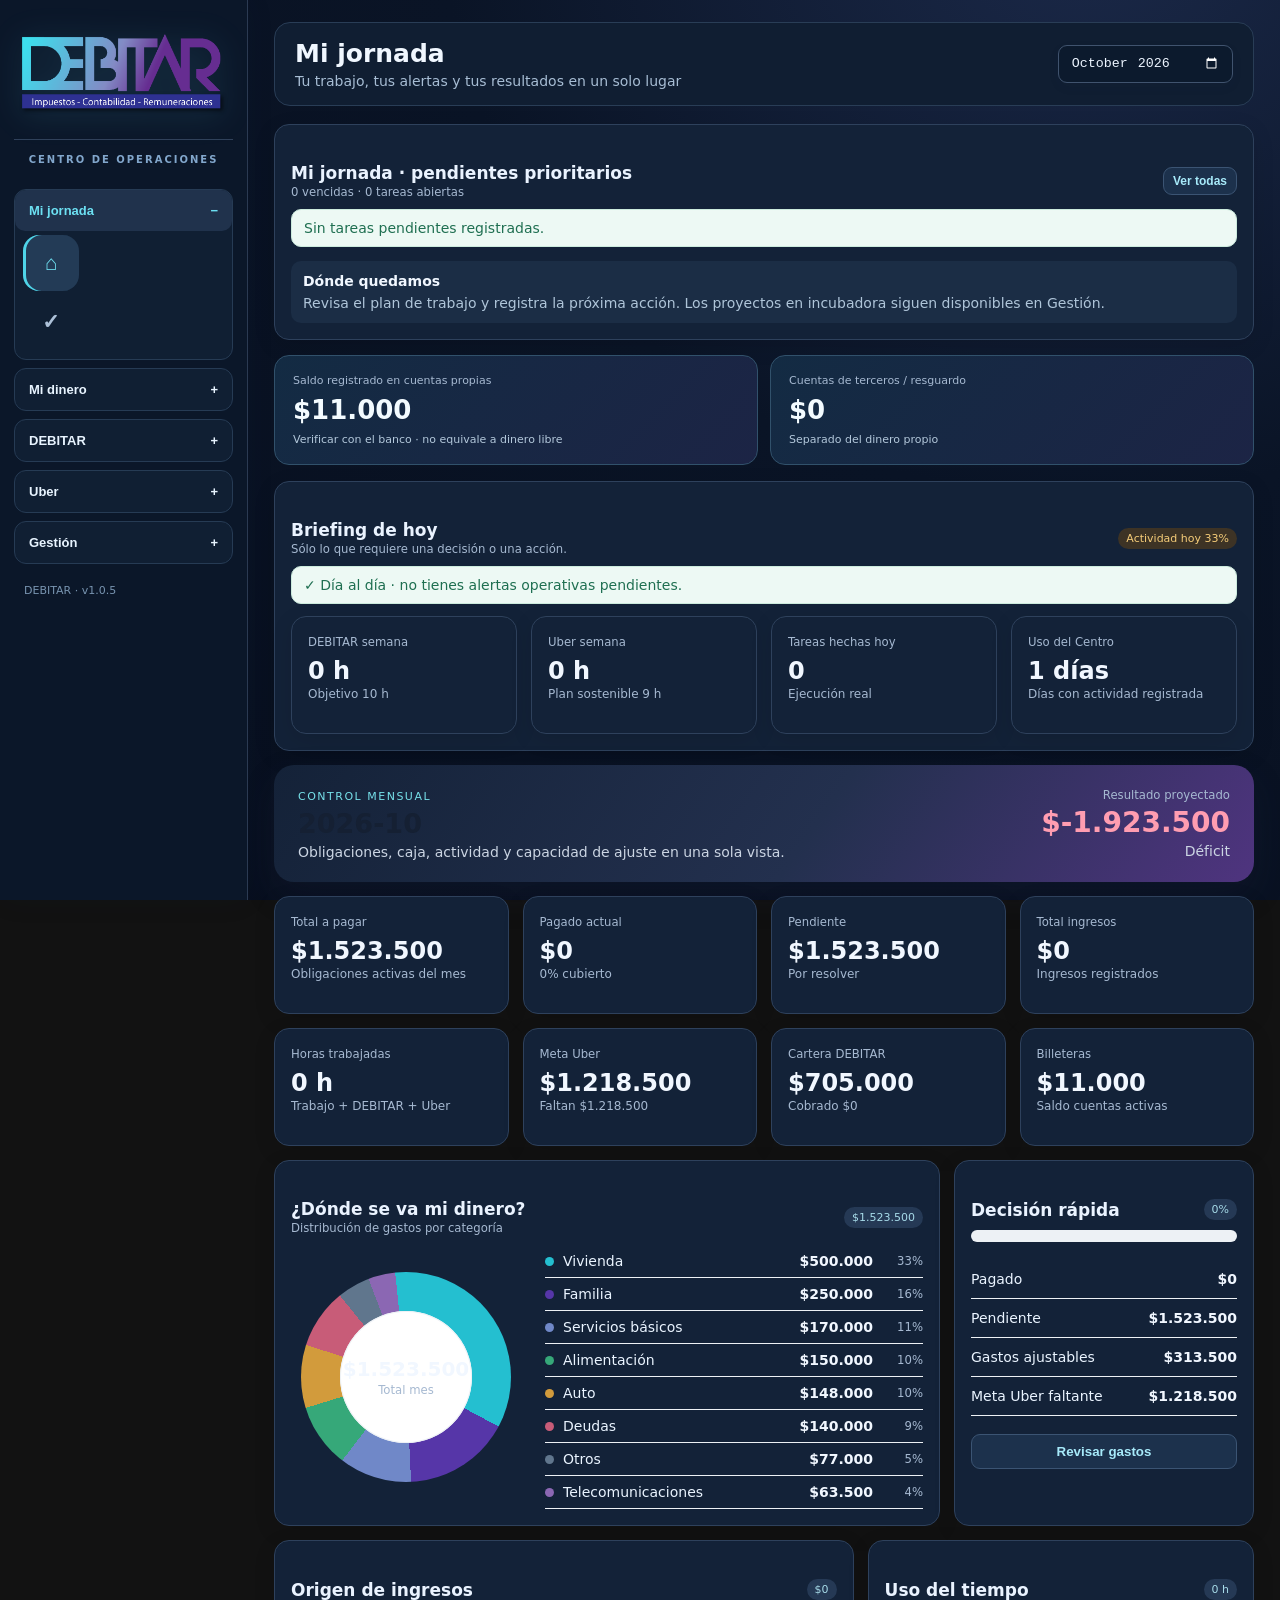
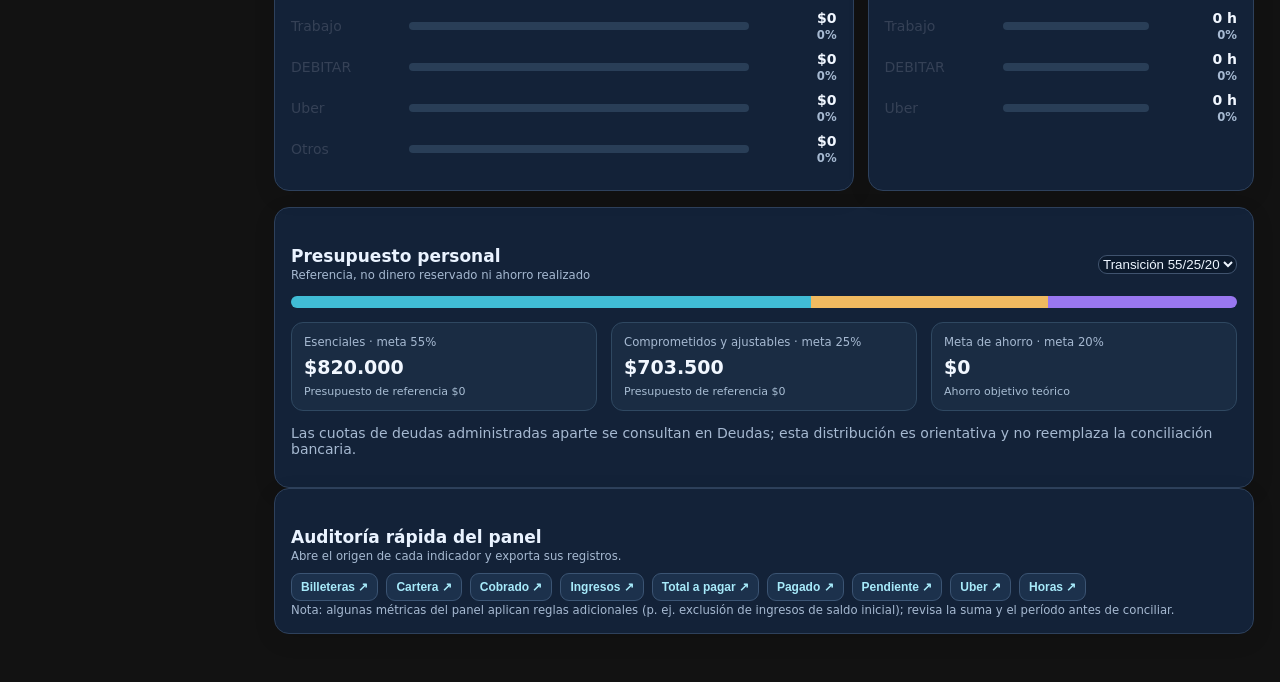
<file: index.html>
<!doctype html><html lang="es"><head><meta charset="utf-8"><meta name="viewport" content="width=device-width,initial-scale=1"><meta name="theme-color" content="#07111f"><title>DEBITAR · Centro de Operaciones · v1.1.0</title><link rel="manifest" href="manifest.webmanifest"><link rel="stylesheet" href="styles.css?v=1100"></head><body><div id="app"></div><div id="toast"></div><script src="app.js?v=1100"></script><script>document.documentElement.dataset.debitarVersion="1.0.17";</script></body></html>
</file>
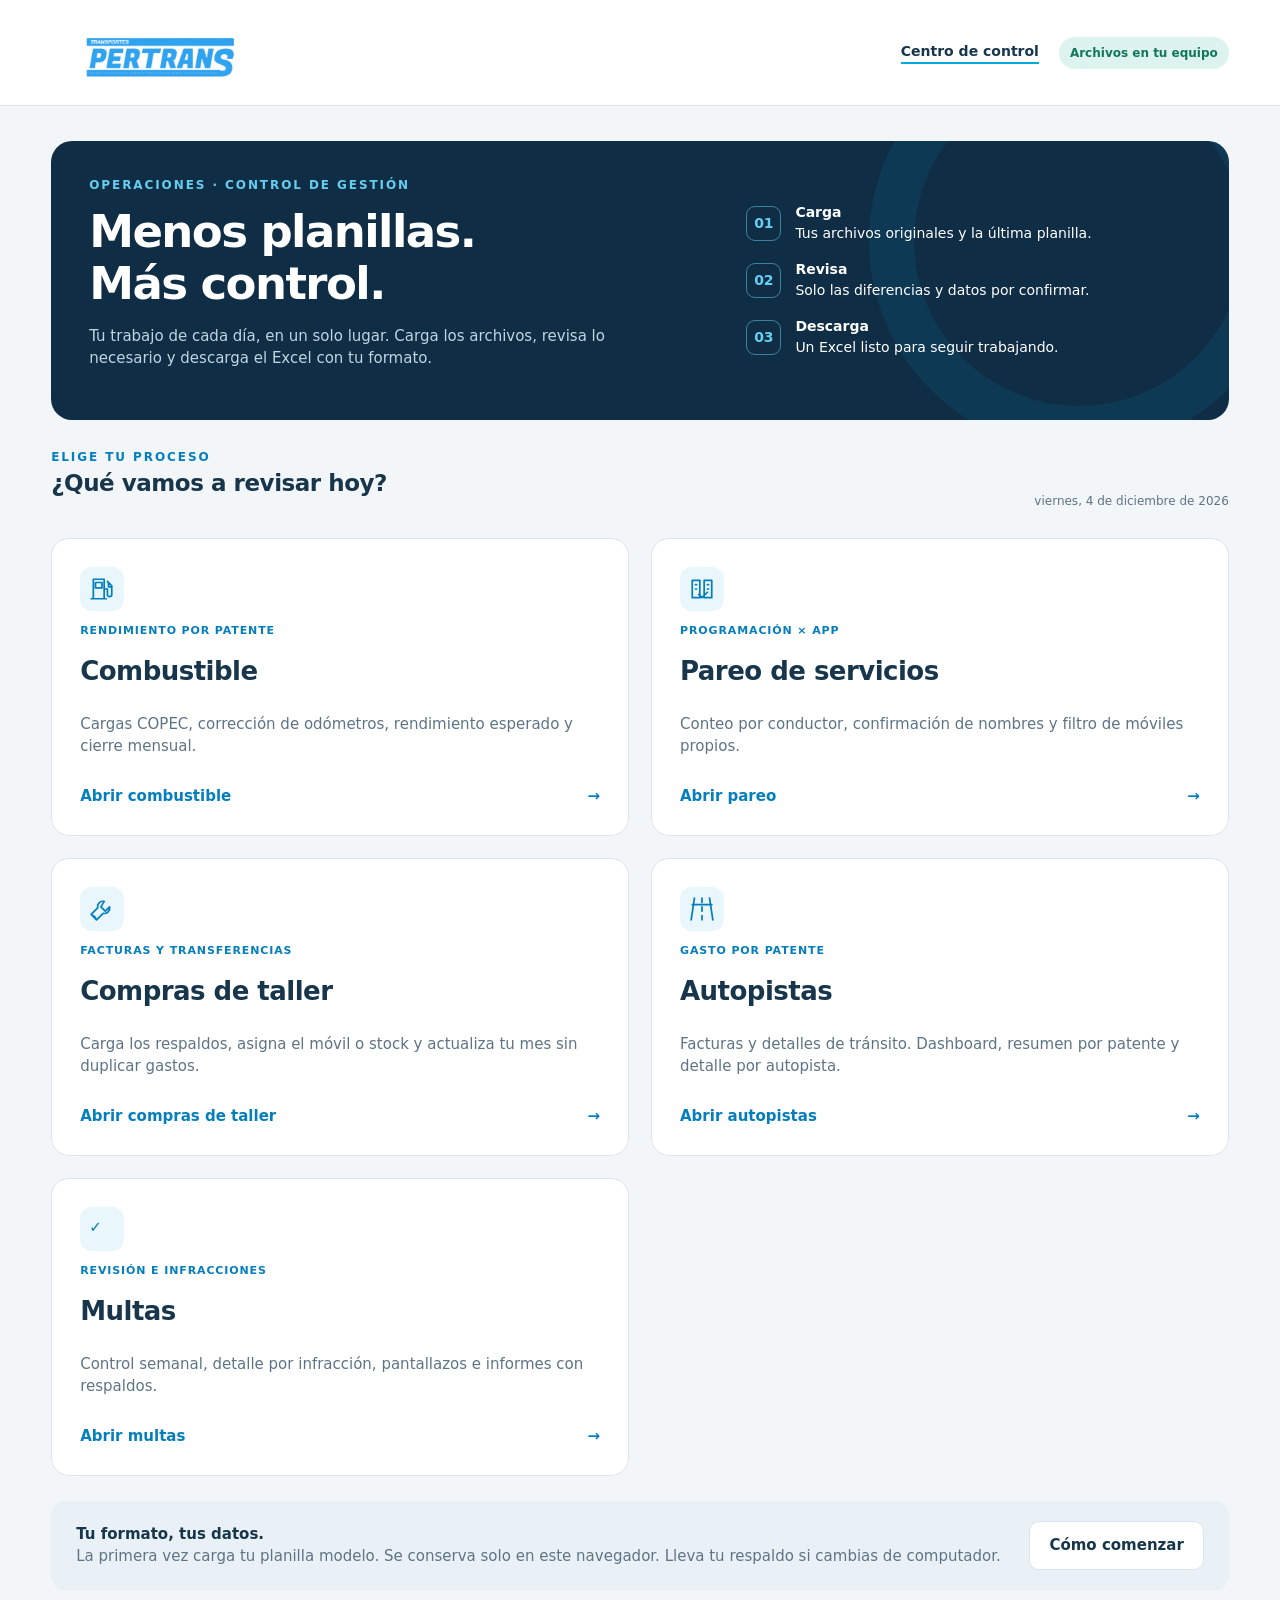
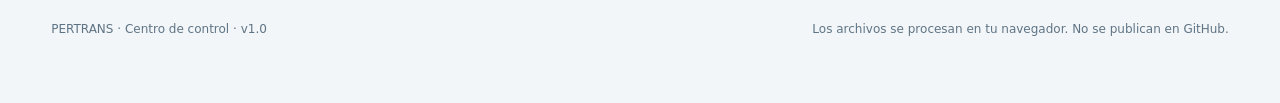
<file: pertrans/index.html>
<!doctype html><html lang="es"><head><meta charset="utf-8"><meta name="viewport" content="width=device-width, initial-scale=1"><meta name="theme-color" content="#102d46"><title>PERTRANS · Centro de control</title><link rel="icon" href="assets/pertrans-logo.png"><link rel="stylesheet" href="assets/ui.css"></head><body>
<header><img class="logo" src="assets/pertrans-logo.png" alt="Transportes PERTRANS"><nav><a class="current" href="./">Centro de control</a><span class="badge">Archivos en tu equipo</span></nav></header>
<main><section class="hero"><div><div class="eyebrow">Operaciones · Control de gestión</div><h1>Menos planillas.<br>Más control.</h1><p>Tu trabajo de cada día, en un solo lugar. Carga los archivos, revisa lo necesario y descarga el Excel con tu formato.</p></div><div class="flow"><div><b>01</b><span><strong>Carga</strong><br>Tus archivos originales y la última planilla.</span></div><div><b>02</b><span><strong>Revisa</strong><br>Solo las diferencias y datos por confirmar.</span></div><div><b>03</b><span><strong>Descarga</strong><br>Un Excel listo para seguir trabajando.</span></div></div></section>
<div class="heading"><div><div class="eyebrow">Elige tu proceso</div><h2>¿Qué vamos a revisar hoy?</h2></div><span class="muted tiny" id="today"></span></div>
<section class="cards">
<a class="card" href="combustible/"><div class="icon"><svg viewBox="0 0 24 24"><path d="M4 21V3h10v18M2 21h14M6 6h6v5H6zM14 12h3v5a2 2 0 004 0V9l-4-4M18 6v4h3"/></svg></div><span class="tag">RENDIMIENTO POR PATENTE</span><h2>Combustible</h2><p class="muted">Cargas COPEC, corrección de odómetros, rendimiento esperado y cierre mensual.</p><div class="open">Abrir combustible <span>→</span></div></a>
<a class="card" href="pareo/"><div class="icon"><svg viewBox="0 0 24 24"><path d="M3 4h7v16H3zM14 4h7v16h-7zM6 8h1M6 12h1M17 8h1M17 12h1M9 17l3 3 5-5"/></svg></div><span class="tag">PROGRAMACIÓN × APP</span><h2>Pareo de servicios</h2><p class="muted">Conteo por conductor, confirmación de nombres y filtro de móviles propios.</p><div class="open">Abrir pareo <span>→</span></div></a>
<a class="card" href="taller/"><div class="icon"><svg viewBox="0 0 24 24"><path d="M14 5a5 5 0 00-6 6L2 17l5 5 6-6a5 5 0 006-6l-4 4-4-4zM4 18l2 2"/></svg></div><span class="tag">FACTURAS Y TRANSFERENCIAS</span><h2>Compras de taller</h2><p class="muted">Carga los respaldos, asigna el móvil o stock y actualiza tu mes sin duplicar gastos.</p><div class="open">Abrir compras de taller <span>→</span></div></a>
<a class="card" href="autopistas/"><div class="icon"><svg viewBox="0 0 24 24"><path d="M5 2L2 22M19 2l3 20M12 2v4M12 10v4M12 18v4M3 8h18"/></svg></div><span class="tag">GASTO POR PATENTE</span><h2>Autopistas</h2><p class="muted">Facturas y detalles de tránsito. Dashboard, resumen por patente y detalle por autopista.</p><div class="open">Abrir autopistas <span>→</span></div></a>
<a class="card" href="multas/"><div class="icon">✓</div><span class="tag">REVISIÓN E INFRACCIONES</span><h2>Multas</h2><p class="muted">Control semanal, detalle por infracción, pantallazos e informes con respaldos.</p><div class="open">Abrir multas <span>→</span></div></a></section><aside class="help"><div><strong>Tu formato, tus datos.</strong><br><span class="muted">La primera vez carga tu planilla modelo. Se conserva solo en este navegador. Lleva tu respaldo si cambias de computador.</span></div><a class="btn" href="GUIA.md">Cómo comenzar</a></aside>
<footer class="footer"><span>PERTRANS · Centro de control · v1.0</span><span>Los archivos se procesan en tu navegador. No se publican en GitHub.</span></footer></main><script>document.getElementById('today').textContent=new Date().toLocaleDateString('es-CL',{weekday:'long',day:'numeric',month:'long',year:'numeric'});</script></body></html>
</file>
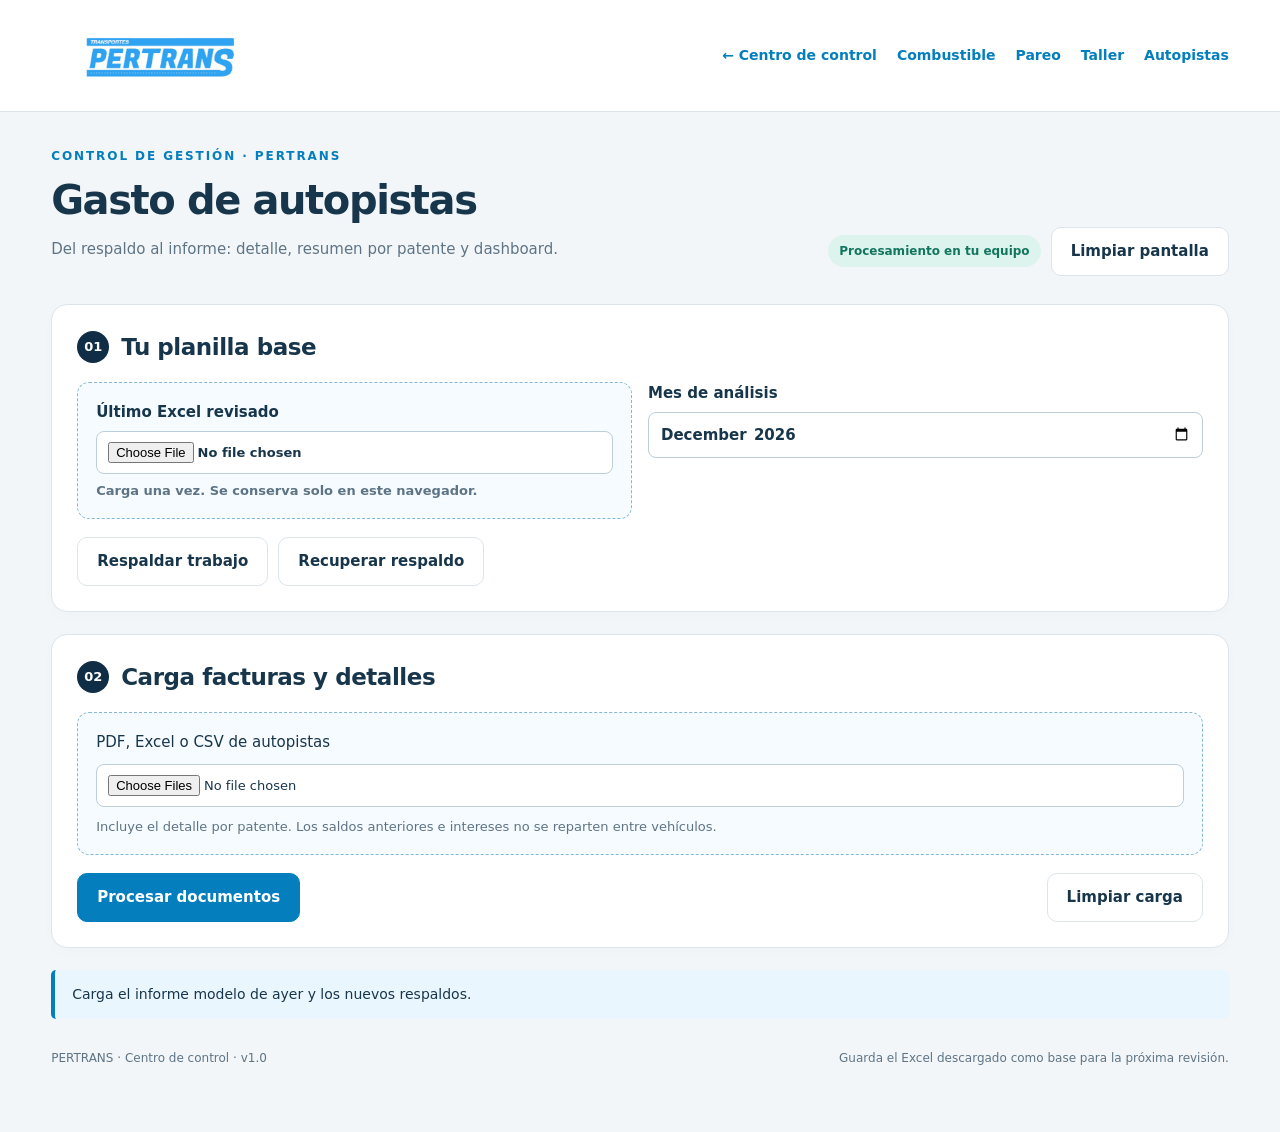
<file: pertrans/autopistas/index.html>
<!doctype html><html lang="es"><head><meta charset="utf-8"><meta name="viewport" content="width=device-width,initial-scale=1"><title>PERTRANS · Gasto de autopistas</title><link rel="icon" href="../assets/pertrans-logo.png"><link rel="stylesheet" href="../assets/ui.css"></head><body><header><a href="../"><img class="logo" src="../assets/pertrans-logo.png" alt="Transportes PERTRANS"></a><nav><a href="../">← Centro de control</a><a href="../combustible/">Combustible</a><a href="../pareo/">Pareo</a><a href="../taller/">Taller</a><a href="../autopistas/">Autopistas</a></nav></header><main><div class="heading"><div><div class="eyebrow">Control de gestión · PERTRANS</div><h1>Gasto de autopistas</h1><p class="muted">Del respaldo al informe: detalle, resumen por patente y dashboard.</p></div><div class="actions"><span class="badge">Procesamiento en tu equipo</span><button id="clearScreen">Limpiar pantalla</button></div></div><section class="panel"><div class="step"><b>01</b><h2>Tu planilla base</h2></div><div class="fields"><label class="drop">Último Excel revisado<input id="template" type="file" accept=".xlsx"><span id="baseStatus" class="file-status">Carga una vez. Se conserva solo en este navegador.</span></label><label>Mes de análisis<input id="period" type="month"></label></div><div class="actions"><button id="backup">Respaldar trabajo</button><button id="restore">Recuperar respaldo</button><input id="restoreFile" type="file" accept=".json" hidden></div></section><section class="panel"><div class="step"><b>02</b><h2>Carga facturas y detalles</h2></div><label class="drop">PDF, Excel o CSV de autopistas<input id="files" type="file" accept=".pdf,.xlsx,.xls,.csv" multiple><span class="file-status">Incluye el detalle por patente. Los saldos anteriores e intereses no se reparten entre vehículos.</span></label><div class="actions"><button class="primary" id="process">Procesar documentos</button><button id="clean" class="spacer">Limpiar carga</button></div></section><div class="notice" id="status" role="status">Carga el informe modelo de ayer y los nuevos respaldos.</div><div class="kpis" id="stats" hidden></div><section class="panel" id="sources" hidden><div class="step"><b>03</b><h2>Confirma las fuentes</h2></div><p class="muted">Revisa el grupo y la factura de cada archivo. Se excluyen los tránsitos de otros meses. Una misma factura y autopista no se suman desde dos archivos.</p><div class="scroll" id="sourceTable"></div></section><section class="panel" id="review" hidden><div class="step"><b>04</b><h2>Resultado para descargar</h2></div><div class="actions" style="margin-bottom:16px"><input id="search" placeholder="Buscar patente" aria-label="Buscar patente"><select id="group" aria-label="Autopista"><option value="">Todas las autopistas</option></select><button id="viewToggle">Ver detalle de tránsitos</button></div><div class="scroll" id="table"></div><p class="muted tiny" id="coverage" style="margin-top:15px"></p><label class="inline"><input type="checkbox" id="accept">Revisé las fuentes incluidas y las advertencias. Descargar solo los importes identificados por patente.</label><div class="actions"><button class="primary" id="export" disabled>Descargar informe PERTRANS ↓</button><span id="exportStatus" class="muted tiny"></span></div></section><footer class="footer"><span>PERTRANS · Centro de control · v1.0</span><span>Guarda el Excel descargado como base para la próxima revisión.</span></footer></main><dialog id="sourceDialog"><div class="actions"><h2>Respaldo original</h2><button class="spacer" onclick="this.closest('dialog').close()">Cerrar ×</button></div><div id="sourceContent"></div></dialog><script src="../lib/xlsx.full.min.js"></script><script src="../lib/fflate.js"></script><script src="../lib/common.js"></script><script src="engine.js"></script><script type="module" src="app.mjs"></script></body></html>
</file>
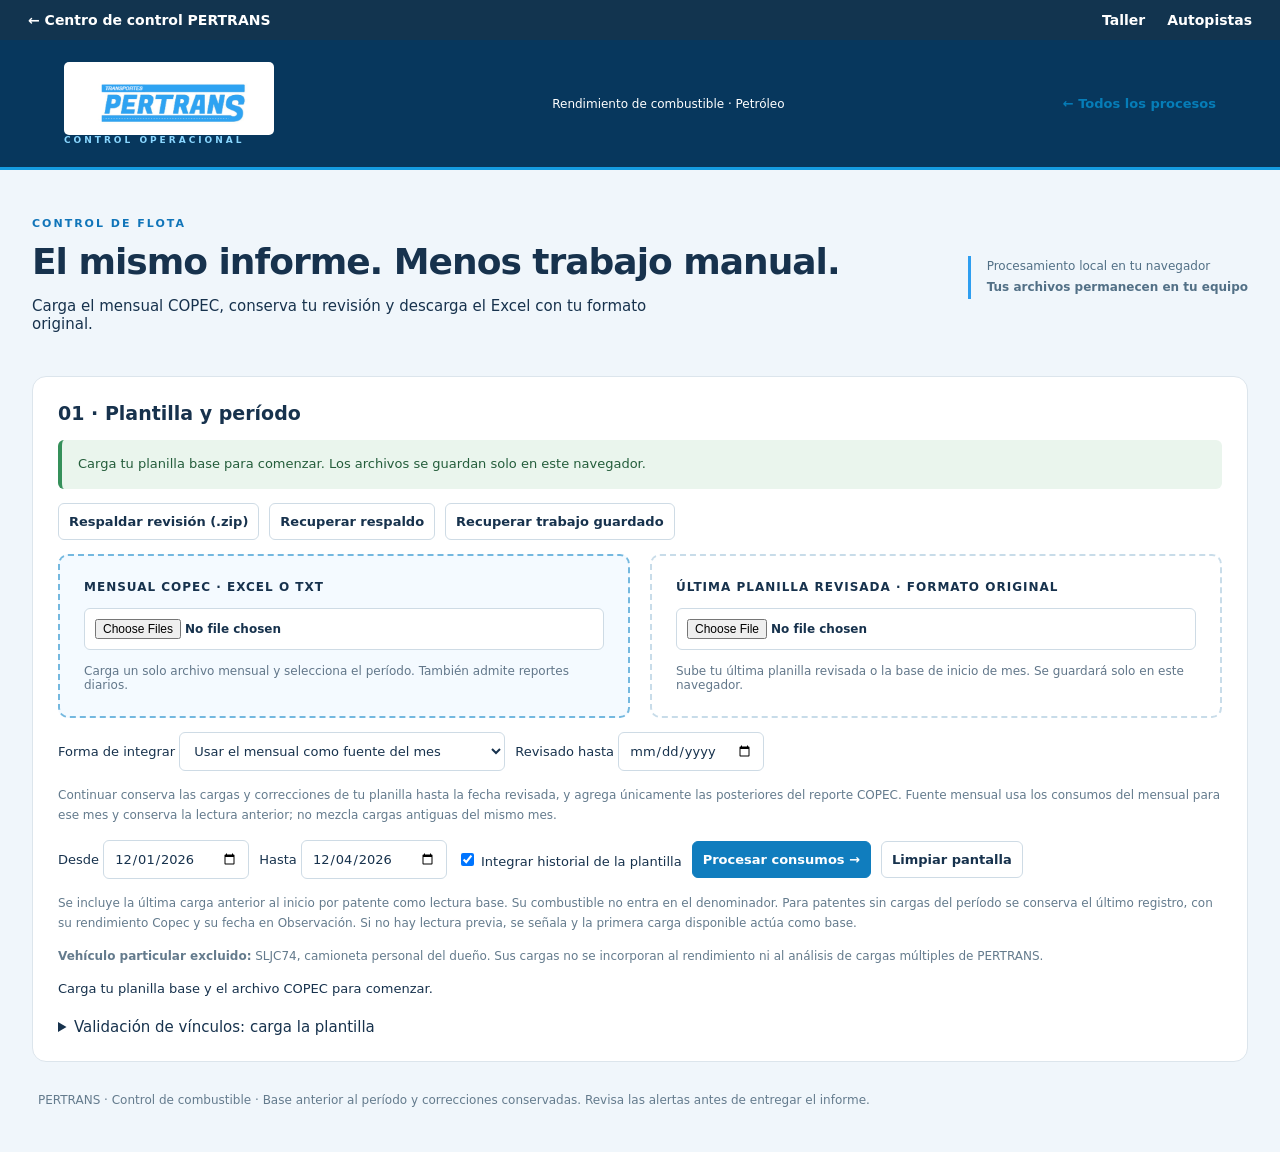
<file: pertrans/combustible/index.html>
<!doctype html><html lang="es"><meta charset="utf-8"><meta name="viewport" content="width=device-width,initial-scale=1"><title>PERTRANS · Combustible</title><link rel="stylesheet" href="style.css"><body><nav class="portalnav"><a href="../">← Centro de control PERTRANS</a><a href="../taller/">Taller</a><a href="../autopistas/">Autopistas</a></nav><script src="startup.js?v=20261103-rollfix1"></script><header><div class="brand"><img src="../assets/pertrans-logo.png" alt="Transportes PERTRANS" width="210" style="background:white;border-radius:5px;padding:3px;vertical-align:middle"> <span>CONTROL OPERACIONAL</span></div><small>Rendimiento de combustible · Petróleo</small></header><main><div class="intro"><div><p class="eyebrow">CONTROL DE FLOTA</p><h1>El mismo informe. Menos trabajo manual.</h1><p>Carga el mensual COPEC, conserva tu revisión y descarga el Excel con tu formato original.</p></div><div class="badge">Procesamiento local en tu navegador<br><b>Tus archivos permanecen en tu equipo</b></div></div><section><h2>01 · Plantilla y período</h2><div id="reviewStatus" class="review-status" role="status">El trabajo se guarda en este navegador.</div><div class="toolbar"><button id="backupWork">Respaldar revisión (.zip)</button><label class="button">Recuperar respaldo<input id="restoreWork" type="file" accept=".zip" hidden></label><button id="recoverWork">Recuperar trabajo guardado</button></div><div class="uploads"><label>MENSUAL COPEC · EXCEL O TXT<input id="inputs" type="file" multiple accept=".xls,.xlsx,.xlsm,.csv,.txt,.zip"><small id="inputsLabel">Carga un solo archivo mensual y selecciona el período. También admite reportes diarios.</small></label><label>ÚLTIMA PLANILLA REVISADA · FORMATO ORIGINAL<input id="template" type="file" accept=".xlsx"><small id="templateLabel">Tu formato se carga automáticamente. Si ya revisaste hasta el 22, sube aquí ese último Excel.</small></label></div><div class="toolbar"><label>Forma de integrar <select id="loadMode"><option value="continue">Continuar desde mi última planilla revisada</option><option value="monthly" selected>Usar el mensual como fuente del mes</option></select></label><label>Revisado hasta <input id="reviewedThrough" type="date"></label></div><p class="muted" id="inputPeriod"></p><p class="muted">Continuar conserva las cargas y correcciones de tu planilla hasta la fecha revisada, y agrega únicamente las posteriores del reporte COPEC. Fuente mensual usa los consumos del mensual para ese mes y conserva la lectura anterior; no mezcla cargas antiguas del mismo mes.</p><div class="toolbar"><label>Desde <input id="start" type="date"></label><label>Hasta <input id="end" type="date"></label><label><input id="history" type="checkbox" checked> Integrar historial de la plantilla</label><button id="process" class="primary">Procesar consumos →</button><button id="clearScreen" type="button" title="Retira los archivos y resultados de pantalla. Conserva las correcciones guardadas.">Limpiar pantalla</button></div><p class="muted">Se incluye la última carga anterior al inicio por patente como lectura base. Su combustible no entra en el denominador. Para patentes sin cargas del período se conserva el último registro, con su rendimiento Copec y su fecha en Observación. Si no hay lectura previa, se señala y la primera carga disponible actúa como base.</p><p class="muted"><b>Vehículo particular excluido:</b> SLJC74, camioneta personal del dueño. Sus cargas no se incorporan al rendimiento ni al análisis de cargas múltiples de PERTRANS.</p><p id="message" role="status">Carga tu plantilla para comenzar.</p><div id="files" class="muted"></div><details id="linkAuditBox" style="margin-top:18px"><summary id="linkAuditStatus">Validación de vínculos: carga la plantilla</summary><p class="muted">Se verifica patente del resumen, hoja de destino y patentes de sus registros. Las equivalencias se muestran expresamente. Una inconsistencia bloquea el procesamiento y la exportación.</p><div id="linkAudit" class="tablebox"></div></details></section><section id="results" hidden><h2>02 · Revisar y corregir</h2><div class="toolbar"><button id="saveReview" class="primary">Guardar revisión y recalcular</button></div><p>Abre el Excel descargado para revisar. Aquí busca la patente o el móvil, cambia el odómetro y pulsa Guardar. Repite con los casos que encuentres; al terminar, guarda la revisión y descarga una nueva versión. El Excel abierto no cambia automáticamente.</p><div id="stats" class="stats"></div><div class="toolbar"><input id="search" placeholder="Patente, conductor o fecha…"><select id="filter"><option value="all">Todos los consumos</option><option value="odo">Solo alertas de odómetro</option><option value="alerts">Con alertas</option><option value="fixed">Corregidos</option><option value="baseline">Lecturas base</option><option value="historical">Sin cargas del período: último registro</option></select><button id="backup">Respaldar correcciones</button><label class="button">Importar correcciones<input id="restore" type="file" accept=".json" hidden></label></div><p>Cada corrección conserva el valor original y se guarda con los archivos y fechas de esta revisión. Recupera el respaldo ZIP para continuar en otro equipo. El guardado de este navegador no se sincroniza con otros dispositivos.</p><h3>Revisión rápida de odómetros</h3><p class="muted">Se señalan lecturas vacías, retrocesos, repeticiones, saltos aislados y rendimientos fuera de lo habitual. El aviso de más de 120 km/h es el promedio entre cargas, no una medición de velocidad. Ningún aviso modifica el odómetro automáticamente.</p><div id="odometerAlerts" class="tablebox"></div><div id="consumos" class="tablebox"></div><h3>Duplicados eliminados del cálculo</h3><p class="muted">Coincidencia de patente, día, hora de carga y monto. Se conserva el primer registro: primero el historial revisado y luego los archivos en su orden de carga. Los registros sin monto quedan para revisión.</p><div id="duplicateDetails" class="tablebox"></div><h3>Comparación con el informe cargado</h3><p class="muted">Compara los resultados guardados de tu plantilla con el nuevo cálculo. Si amplías el período, los valores pueden cambiar. Las diferencias de un mismo período deben revisarse antes de enviar.</p><div id="comparison" class="tablebox"></div><h3>Resumen por patente</h3><div id="summary" class="tablebox"></div></section><section id="exportSection" hidden><h2>03 · Descargar informe</h2><p>Se mantienen las hojas, estilos, anchos, vínculos y configuración de impresión de tu plantilla. Se actualizan los consumos y sus resultados en Rendimientos y las hojas por patente.</p><div class="toolbar"><button id="export" class="primary">Recalcular y descargar Excel final</button><button id="audit">Control auxiliar de revisión (.csv)</button><button id="miniReport">Mini resumen por segmento</button><button id="monthlyReport">Informe de cierre mensual</button><button id="rollover">Preparar mes siguiente (.xlsx)</button></div><p id="rolloverStatus" class="review-status" role="status" aria-live="polite">La base del mes siguiente conserva la última carga de cada patente. Las alertas se anotan sin modificar las lecturas.</p><p class="muted"><b>Para enviar a jefatura:</b> usa «Recalcular y descargar Excel final». El control auxiliar CSV contiene el detalle de correcciones y alertas, y tiene un formato distinto.</p><p class="muted"><b>Correcciones manuales:</b> corrige en SHEET, columna J «Odómetro corregido». La columna I conserva el original recibido en el archivo (no reconstruye modificaciones antiguas) y F se calcula automáticamente; no sobrescribas F. Para una carga nueva, ingresa el odómetro original en I y deja J vacía si no requiere corrección. Cada pestaña por patente tiene enlaces «Corregir» en la columna M. Las hojas por patente usan FILTRAR, como tu archivo manual. Agrega filas inmediatamente debajo de la tabla de SHEET para que Excel las incorpore. Mantén SHEET ordenada por patente, fecha y hora, especialmente si insertas cargas de fechas anteriores. Escribe cada patente igual que en A1 de su pestaña. Las fórmulas abarcan al menos las primeras 2.000 filas de SHEET. SHEET es la fuente principal: sus correcciones prevalecen al volver a cargar el archivo. Usa Excel compatible con FILTRAR, con cálculo Automático, y no escribas sobre el área de FILTRAR. Los archivos ya descargados necesitan generarse nuevamente para incorporar esta corrección. Si cambias el Excel fuera de la plataforma, guárdalo, vuelve a cargarlo aquí y pulsa Procesar consumos; la pantalla no lee cambios de un archivo externo en tiempo real.</p><p id="exportMessage" role="status"></p></section><section id="reportSection" hidden><div class="toolbar"><h2>Informe separado del Excel de rendimiento</h2><button id="downloadReport">Descargar informe (.html)</button><button id="printReport">Abrir / Guardar PDF</button></div><p class="muted">El mini resumen usa el período seleccionado. El cierre genera un dashboard PDF de una página con desvíos frente al esperado, gasto total y precio promedio. Usa todo el mes de la fecha Hasta, con los registros disponibles. Cada corrección invalida el informe anterior: vuelve a generarlo después de guardar.</p><div id="reportOutput"></div></section><section id="multipleLoads" hidden><h2>04 · Análisis independiente: cargas múltiples diarias</h2><p>Identifica patentes con dos o más cargas únicas en el mismo día. No modifica el informe de rendimiento y se descarga en un archivo aparte.</p><p class="muted">Solo considera el período seleccionado, sin las lecturas base de meses anteriores. Se excluyen los duplicados por patente, fecha, hora y monto. Varias cargas son un motivo para revisar, no una irregularidad confirmada. Conductor y móvil corresponden a la matriz actual; el detalle conserva los RUT registrados.</p><div id="multipleStats" class="stats"></div><div class="toolbar"><input id="multipleSearch" placeholder="Filtrar patente, móvil o conductor" aria-label="Filtrar cargas múltiples"><label>Fecha <input id="multipleDate" type="date"></label><button id="multipleResetFilters">Quitar filtros</button><button id="multipleDownload" class="primary">Descargar análisis aparte (.xlsx)</button></div><p class="muted" id="multipleInfo" role="status"></p><h3>Ranking por días con múltiples cargas</h3><div id="multipleRanking" class="tablebox"></div><h3>Detalle por patente y día</h3><div id="multipleDays" class="tablebox"></div><div class="toolbar"><button id="multiplePrev">← Anterior</button><span id="multiplePage"></span><button id="multipleNext">Siguiente →</button></div><p id="multipleMessage" role="status"></p></section><footer>PERTRANS · Control de combustible · Base anterior al período y correcciones conservadas. Revisa las alertas antes de entregar el informe.</footer></main><script src="vendor/xlsx.full.min.js?v=20261103-rollfix1"></script><script src="vendor/fflate.js?v=20261103-rollfix1"></script><script src="engine.js?v=20261109-review1"></script><script src="odometer.js?v=20261103-rollfix1"></script><script src="live-sheet.js?v=20261109-review1"></script><script src="template.js?v=20261109-review1"></script><script src="multiple-loads.js?v=20261103-rollfix1"></script><script src="app.js?v=20261103-rollfix1"></script><script src="odometer-ui.js?v=20261103-rollfix1"></script><script src="multiple-ui.js?v=20261103-rollfix1"></script>
<script src="workflow-core.js?v=20261103-rollfix1"></script><script src="workspace-store.js?v=20261103-rollfix1"></script><script src="vendor/pdf-lib.min.js?v=20261103-rollfix1"></script><script src="report-fonts.js?v=20261103-rollfix1"></script><script src="pdf-fonts.js?v=20261103-rollfix1"></script><script src="executive-report.js?v=20261103-rollfix1"></script><script src="reports-ui.js?v=20261103-rollfix1"></script><script src="rollover-export.js?v=20261103-rollfix1"></script><script src="workspace.js?v=20261103-rollfix1"></script><script>window.pertransStarted=true;</script><script src="../assets/module.js"></script></body></html>
</file>
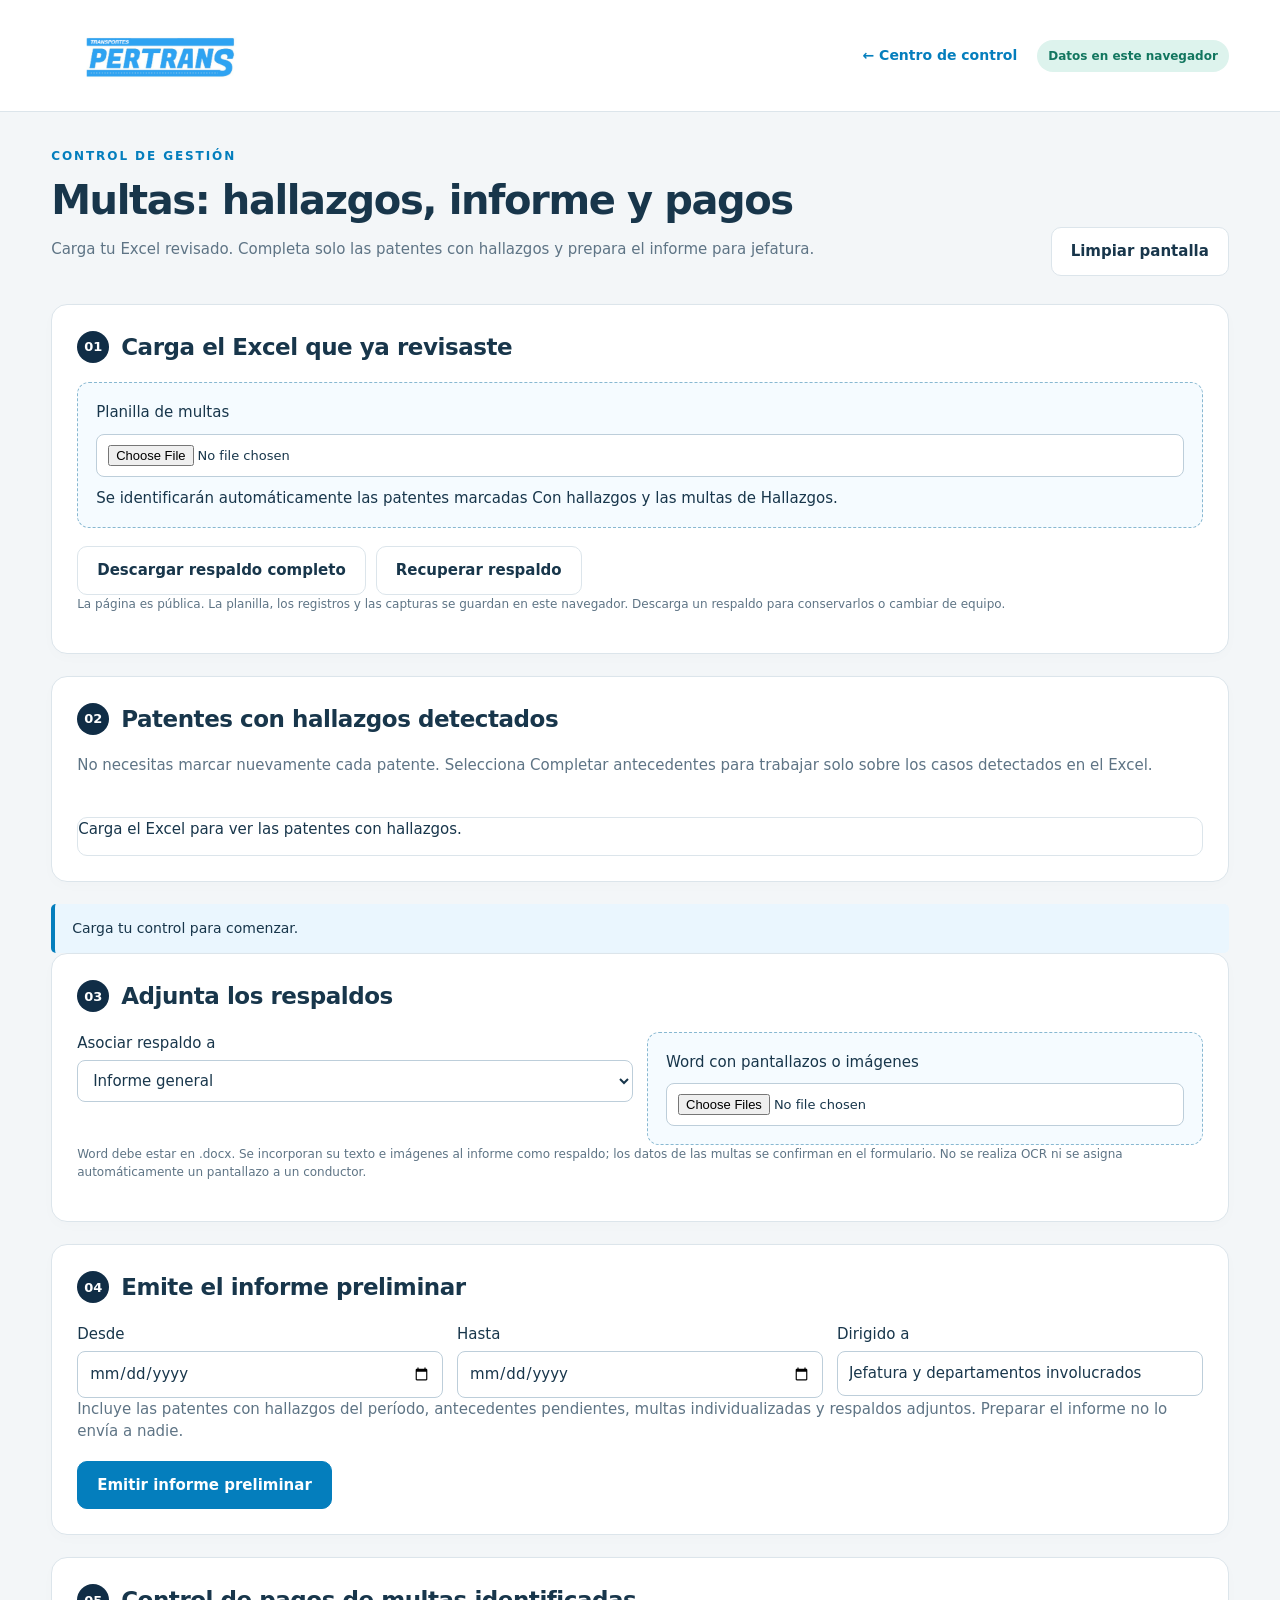
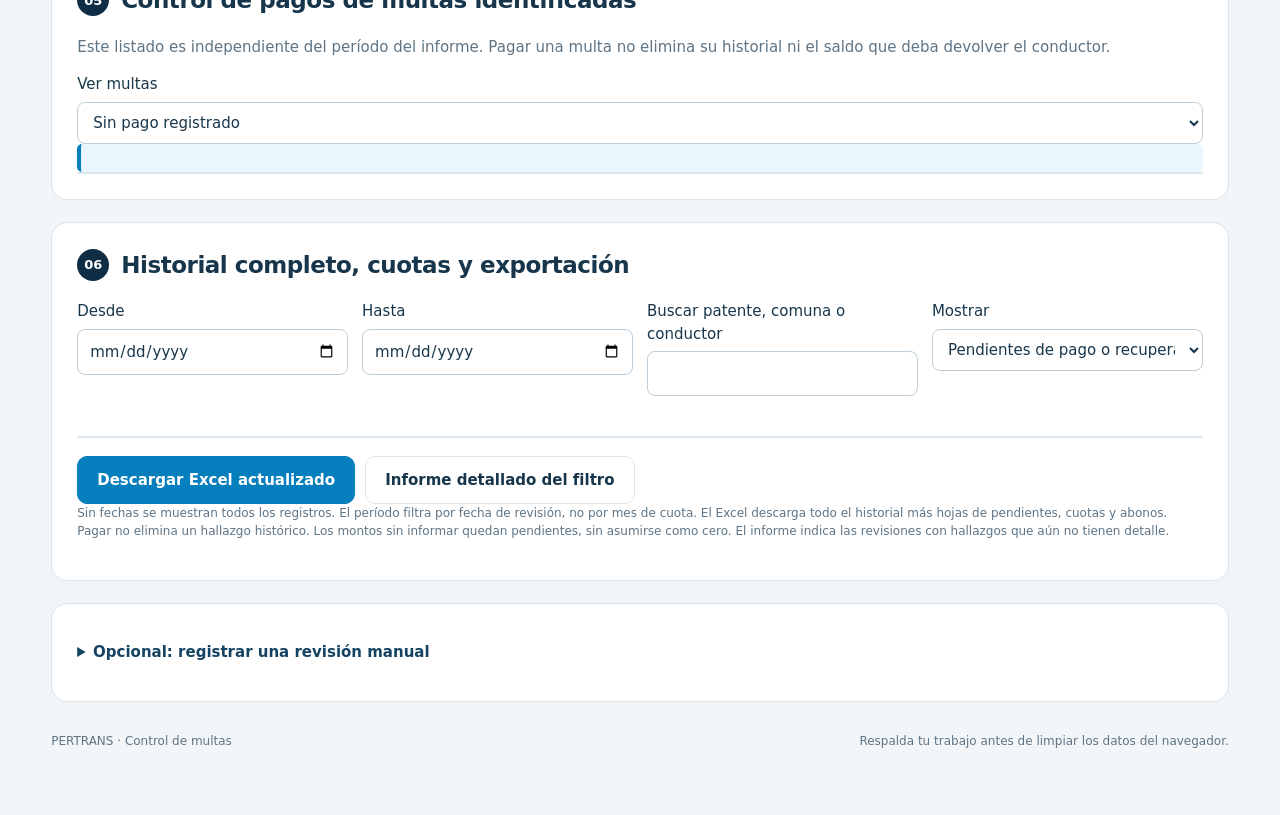
<file: pertrans/multas/index.html>
<!DOCTYPE html>
<html lang="es"><head><meta charset="utf-8"/><meta content="width=device-width,initial-scale=1" name="viewport"/><title>PERTRANS · Multas</title><link href="../assets/pertrans-logo.png" rel="icon"/><link href="../assets/ui.css" rel="stylesheet"/><style>.grid{display:grid;grid-template-columns:repeat(auto-fit,minmax(190px,1fr));gap:14px}label{display:flex;flex-direction:column;gap:6px}#evidence img{max-width:180px;max-height:130px;object-fit:contain}td button{padding:6px}#notes{white-space:pre-wrap}dialog{max-width:96vw;width:1000px}iframe{width:100%;height:70vh;border:0}</style><style>[hidden]{display:none!important}summary{cursor:pointer;font-weight:700;padding:12px 0;color:#154463}#caseQueue td,#unpaidList td{vertical-align:top}#caseContext{white-space:pre-wrap}#caseExtra{width:100%}.case-active{outline:2px solid #1698c3}#supportList img{max-width:150px;max-height:110px;object-fit:contain}.support-item{padding:14px;border-bottom:1px solid #dbe6ec}.pill{display:inline-block;border-radius:18px;background:#edf6fc;padding:4px 9px;font-size:12px}#fineEntry,#financeSettings{margin-top:12px}#supportStatus:empty{display:none}</style></head><body><header><a href="../"><img alt="Transportes PERTRANS" class="logo" src="../assets/pertrans-logo.png"/></a><nav><a href="../">← Centro de control</a><span class="badge">Datos en este navegador</span></nav></header><main><div class="heading"><div><div class="eyebrow">Control de gestión</div><h1>Multas: hallazgos, informe y pagos</h1><p class="muted">Carga tu Excel revisado. Completa solo las patentes con hallazgos y prepara el informe para jefatura.</p></div><button id="clear">Limpiar pantalla</button></div><section class="panel"><div class="step"><b>01</b><h2>Carga el Excel que ya revisaste</h2></div><label class="drop">Planilla de multas<input accept=".xlsx" id="base" type="file"/><span id="baseName">Se identificarán automáticamente las patentes marcadas Con hallazgos y las multas de Hallazgos.</span></label><div class="actions"><button id="backup">Descargar respaldo completo</button><button id="restore">Recuperar respaldo</button><input accept=".json" hidden="" id="restoreFile" type="file"/></div><p class="muted tiny">La página es pública. La planilla, los registros y las capturas se guardan en este navegador. Descarga un respaldo para conservarlos o cambiar de equipo.</p></section><section class="panel" id="casePanel"><div class="step"><b>02</b><h2>Patentes con hallazgos detectados</h2></div><p class="muted">No necesitas marcar nuevamente cada patente. Selecciona Completar antecedentes para trabajar solo sobre los casos detectados en el Excel.</p><div class="kpis" id="caseStats"></div><div class="scroll" id="caseQueue"><p>Carga el Excel para ver las patentes con hallazgos.</p></div></section><section class="panel" hidden="" id="caseWorkspace"><div class="step"><b>03</b><h2>Completa los antecedentes del caso</h2></div><div class="notice" id="caseContext"></div><label>Antecedentes adicionales de esta patente<textarea id="caseExtra" placeholder="Conductor identificado, gestión realizada o información por confirmar" rows="3"></textarea></label><div class="actions"><button id="saveCase" type="button">Guardar antecedentes</button></div><p class="tiny muted">Puedes emitir un informe preliminar aunque aún falten folios, montos o conductor. Se indicarán como pendientes.</p><div class="scroll" id="caseFines"></div><details id="fineEntry"><summary>Individualizar una multa o editar sus datos</summary><form id="fineForm"><div class="grid"><label>Fecha de infracción<input id="offenceDate" type="date"/></label><label>Comuna<input id="commune" required=""/></label><label>Folio o número de parte<input id="folio"/></label><label>Juzgado<input id="court"/></label><label>Lugar o infracción<input id="place"/></label><label>Monto CLP<input id="amount" min="0" step="1" type="number"/></label><label>Estado de la multa<select id="state"><option>Pendiente de revisión</option><option>Pendiente de pago</option><option>En gestión</option><option>Pagada</option></select></label><label>Conductor<input id="driver"/></label></div><details id="financeSettings"><summary>Pago, recuperación y cuotas del conductor</summary><h3>Pago de la multa</h3><p class="muted tiny">Registra el pago al organismo por separado del dinero que debe devolver el conductor.</p><div class="grid"><label>Fecha de pago<input id="paidDate" type="date"/></label><label>Monto efectivamente pagado CLP<input id="paidAmount" min="0" step="1" type="number"/></label><label>Pagado por<select id="paidBy"><option value="">Por informar</option><option>Empresa</option><option>Conductor</option><option>Otro</option></select></label><label>Comprobante o referencia del pago<input id="paymentRef"/></label></div><h3>Recuperación del dinero</h3><div class="grid"><label>Cobro al conductor<select id="recoveryMode"><option>Por definir</option><option>No corresponde</option><option>Conductor</option></select></label><label>Monto total a recuperar CLP<input id="debt" min="1" step="1" type="number"/></label><label>Número de cuotas<input id="installments" max="120" min="1" step="1" type="number"/></label><label>Mes de la primera cuota<input id="firstMonth" type="month"/></label><label>Referencia del acuerdo de descuento<input id="agreementRef" placeholder="Documento o anexo"/></label></div><p class="notice tiny">Las cuotas son una planificación. Solo los abonos registrados como efectivamente descontados reducen el saldo. Este control no ejecuta descuentos en remuneraciones.</p></details><label>Observación<textarea id="fineNote" rows="2"></textarea></label><label class="drop">Pantallazos de esta infracción<input accept="image/png,image/jpeg,image/webp" id="images" multiple="" type="file"/></label><div class="actions" id="evidence"></div><p class="muted tiny">Las capturas se adjuntan al informe. Transcribe y confirma sus datos en este formulario. Sin folio, el registro queda pendiente de identificación y no puede confirmarse como nuevo o repetido.</p><div class="actions"><button class="primary" id="saveFine" type="submit">Guardar infracción</button><button id="cancelEdit" type="button">Cancelar edición</button></div></form></details></section><div class="notice" id="status" role="status">Carga tu control para comenzar.</div><section class="panel" id="supportPanel"><div class="step"><b>03</b><h2>Adjunta los respaldos</h2></div><div class="grid"><label>Asociar respaldo a<select id="supportScope"><option value="">Informe general</option></select></label><label class="drop">Word con pantallazos o imágenes<input accept=".docx,image/png,image/jpeg,image/webp" id="supportFiles" multiple="" type="file"/></label></div><p class="muted tiny">Word debe estar en .docx. Se incorporan su texto e imágenes al informe como respaldo; los datos de las multas se confirman en el formulario. No se realiza OCR ni se asigna automáticamente un pantallazo a un conductor.</p><div id="supportList"></div><div id="supportStatus" role="status"></div></section><section class="panel" id="preliminaryPanel"><div class="step"><b>04</b><h2>Emite el informe preliminar</h2></div><div class="grid"><label>Desde<input id="reportFrom" type="date"/></label><label>Hasta<input id="reportTo" type="date"/></label><label>Dirigido a<input id="reportAudience" value="Jefatura y departamentos involucrados"/></label></div><p class="muted">Incluye las patentes con hallazgos del período, antecedentes pendientes, multas individualizadas y respaldos adjuntos. Preparar el informe no lo envía a nadie.</p><div class="actions"><button class="primary" id="preliminary">Emitir informe preliminar</button></div></section><section class="panel" id="paymentPanel"><div class="step"><b>05</b><h2>Control de pagos de multas identificadas</h2></div><p class="muted">Este listado es independiente del período del informe. Pagar una multa no elimina su historial ni el saldo que deba devolver el conductor.</p><label>Ver multas<select id="paymentView"><option value="unpaid">Sin pago registrado</option><option value="paid">Pagadas</option><option value="all">Todas las identificadas</option></select></label><div class="notice" id="paymentSummary"></div><div class="scroll" id="unpaidList"></div></section><section class="panel"><div class="step"><b>06</b><h2>Historial completo, cuotas y exportación</h2></div><div class="grid"><label>Desde<input id="from" type="date"/></label><label>Hasta<input id="to" type="date"/></label><label>Buscar patente, comuna o conductor<input id="search"/></label><label>Mostrar<select id="view"><option value="pending">Pendientes de pago o recuperación</option><option value="all">Todo el historial</option><option value="unpaid">Multas por pagar</option><option value="recovery">Saldo por cobrar al conductor</option><option value="closed">Cerradas</option></select></label></div><div class="kpis" id="stats"></div><div class="scroll" id="history"></div><div class="actions"><button class="primary" id="excel">Descargar Excel actualizado</button><button id="report">Informe detallado del filtro</button></div><p class="muted tiny">Sin fechas se muestran todos los registros. El período filtra por fecha de revisión, no por mes de cuota. El Excel descarga todo el historial más hojas de pendientes, cuotas y abonos. Pagar no elimina un hallazgo histórico. Los montos sin informar quedan pendientes, sin asumirse como cero. El informe indica las revisiones con hallazgos que aún no tienen detalle.</p></section><details class="panel" id="manualReview"><summary>Opcional: registrar una revisión manual</summary><section class="panel"><div class="step"><b>02</b><h2>Revisa una patente</h2></div><div class="grid"><label>Fecha de revisión<input id="date" required="" type="date"/></label><label>Patente<select id="plate"><option value="">Carga la planilla</option></select></label><label>Resultado<select id="result"><option>Sin revisar</option><option>Sin hallazgos</option><option>Con hallazgos</option></select></label></div><p class="notice" id="notes">Las observaciones anteriores se mostrarán aquí.</p><label>Observación de esta revisión<textarea id="reviewNote" rows="2"></textarea></label><div class="actions"><button id="saveReview">Guardar revisión</button></div><p class="muted tiny">Marcar “Con hallazgos” registra la revisión. Agrega abajo una fila por cada infracción para completar el informe.</p></section></details><footer class="footer"><span>PERTRANS · Control de multas</span><span>Respalda tu trabajo antes de limpiar los datos del navegador.</span></footer></main><dialog id="paymentDialog"><h2>Registrar pago de multa</h2><p class="notice" id="paymentCase"></p><form id="paymentForm"><div class="grid"><label>Fecha de pago<input id="quickPaidDate" required="" type="date"/></label><label>Monto efectivamente pagado CLP<input id="quickPaidAmount" min="0" required="" step="1" type="number"/></label><label>Pagado por<select id="quickPaidBy"><option>Empresa</option><option>Conductor</option><option>Otro</option></select></label><label>Comprobante o referencia<input id="quickPaymentRef" required=""/></label></div><p class="muted tiny">Registra un pago efectivamente realizado. El plan de cuotas del conductor se gestiona aparte en Historial / Cuotas y abonos.</p><div class="actions"><button class="primary" type="submit">Confirmar pago registrado</button><button id="closePayment" type="button">Cancelar</button></div><p id="paymentStatus" role="status"></p></form></dialog><dialog id="collection"><h2 id="collectionTitle">Cobro al conductor</h2><div class="notice" id="collectionSummary"></div><div class="scroll" id="schedule"></div><form id="receiptForm"><h3>Registrar descuento o abono efectivo</h3><div class="grid"><label>Fecha efectiva<input id="receiptDate" required="" type="date"/></label><label>Monto CLP<input id="receiptAmount" min="1" required="" step="1" type="number"/></label><label>Referencia de liquidación o comprobante<input id="receiptRef" required=""/></label></div><div class="actions"><button class="primary" type="submit">Guardar abono</button><button id="closeCollection" type="button">Cerrar</button></div></form><p id="collectionStatus" role="status"></p><h3>Abonos registrados</h3><div class="scroll" id="receipts"></div></dialog><dialog id="preview"><div class="actions"><button id="print">Imprimir o guardar PDF</button><button id="closeReport">Cerrar</button></div><iframe id="reportFrame" sandbox="allow-modals allow-same-origin" title="Vista previa del informe"></iframe></dialog><script src="../lib/xlsx.full.min.js"></script><script src="../lib/fflate.js"></script><script src="../lib/common.js"></script><script src="tracking.js"></script><script src="word-evidence.js"></script><script src="workflow.js"></script><script src="app.js"></script></body></html>
</file>
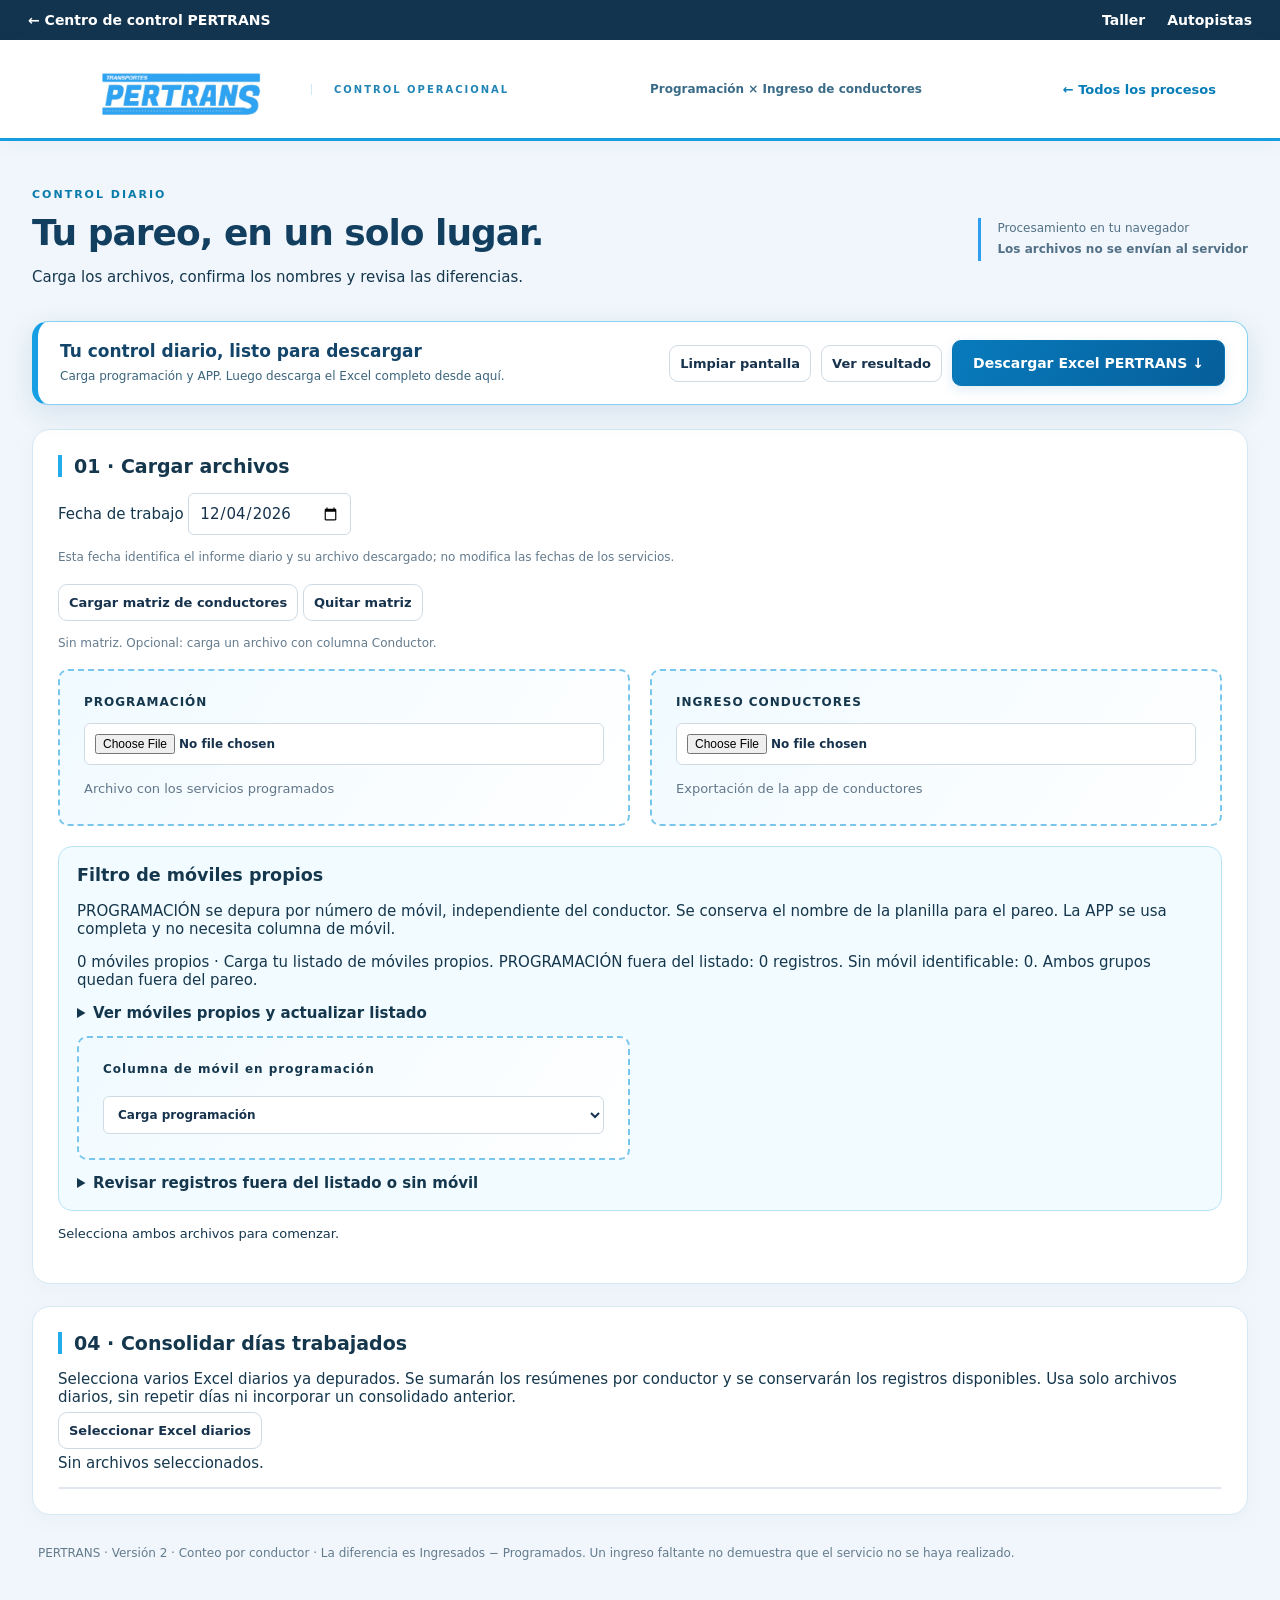
<file: pertrans/pareo/index.html>
<!doctype html><html lang="es"><meta charset="utf-8"><meta name="viewport" content="width=device-width,initial-scale=1"><title>PERTRANS · Pareo de servicios</title><link rel="stylesheet" href="style.css?v=20261104-clear6"><body><nav class="portalnav"><a href="../">← Centro de control PERTRANS</a><a href="../taller/">Taller</a><a href="../autopistas/">Autopistas</a></nav><header><div class="brand"><img src="pertrans-logo.png" alt="Transportes PERTRANS" width="225" height="76"><span>CONTROL OPERACIONAL</span></div><small>Programación × Ingreso de conductores</small></header><main><div class="intro"><div><p class="eyebrow">CONTROL DIARIO</p><h1>Tu pareo, en un solo lugar.</h1><p>Carga los archivos, confirma los nombres y revisa las diferencias.</p></div><div class="badge">Procesamiento en tu navegador<br><b>Los archivos no se envían al servidor</b></div></div><div class="download-bar" aria-label="Acciones del pareo"><div><strong>Tu control diario, listo para descargar</strong><p id="downloadStatus" role="status" aria-live="polite">Carga programación y APP. Luego descarga el Excel completo desde aquí.</p></div><div class="download-actions"><button id="clearScreen" title="Quita archivos y resultados del día. Conserva móviles y equivalencias guardadas.">Limpiar pantalla</button><button id="previewResult">Ver resultado</button><button id="export" class="primary download-main">Descargar Excel PERTRANS ↓</button></div></div><section><h2>01 · Cargar archivos</h2><label>Fecha de trabajo <input id="workingDate" type="date" required></label><p class="muted">Esta fecha identifica el informe diario y su archivo descargado; no modifica las fechas de los servicios.</p><div style="margin:16px 0"><label class="button">Cargar matriz de conductores<input id="driverMatrix" type="file" accept=".xlsx,.xls,.csv" hidden></label> <button id="clearMatrix">Quitar matriz</button><p id="matrixStatus" class="muted">Opcional: archivo con columna Conductor. Se recuerda en este navegador.</p></div><div class="uploads"><label>PROGRAMACIÓN<input id="program" type="file" accept=".xlsx,.xls,.csv"><small id="pn">Archivo con los servicios programados</small></label><label>INGRESO CONDUCTORES<input id="app" type="file" accept=".xlsx,.xls,.csv"><small id="an">Exportación de la app de conductores</small></label></div><div class="fleet-panel"><h3>Filtro de móviles propios</h3><p>PROGRAMACIÓN se depura por número de móvil, independiente del conductor. Se conserva el nombre de la planilla para el pareo. La APP se usa completa y no necesita columna de móvil.</p><p id="fleetStatus" role="status"></p><details><summary>Ver móviles propios y actualizar listado</summary><p id="fleetNumbers" class="muted"></p><label class="button">Actualizar listado de móviles<input id="fleetFile" type="file" accept=".xlsx,.xls,.csv" hidden></label> <button id="fleetReset">Usar listado original (85 móviles)</button></details><div class="uploads" style="margin-top:14px"><label>Columna de móvil en programación<select id="programMobileColumn"><option value="-1">Carga programación</option></select></label><label hidden>Columna de móvil en app (opcional)<select id="appMobileColumn"><option value="-1">Carga ingresos</option></select></label></div><details style="margin-top:14px"><summary>Revisar registros fuera del listado o sin móvil</summary><p>Estos registros de PROGRAMACIÓN no se cuentan ni se incluyen en el Excel. Puedes corregir el número aquí sin editar el archivo original. Si falta un móvil propio, actualiza el listado.</p><div id="fleetExceptions" class="tablebox"></div></details></div><p id="message" role="status">Selecciona ambos archivos para comenzar.</p></section><section id="names" hidden><h2>02 · Unificar nombres</h2><p>Revisa las equivalencias propuestas. Puedes corregir S/Z y nombres abreviados. Guarda las confirmadas para las próximas cargas.</p><div class="toolbar"><input id="nameSearch" placeholder="Buscar conductor…"><select id="nameFilter" aria-label="Filtrar equivalencias"><option value="all">Todos los nombres</option><option value="manual">Necesitan solución manual</option><option value="assigned">Ya asignados</option></select><span id="pendingCount" class="muted"></span><button id="confirmUnique">Confirmar propuestas únicas</button><button id="save">Guardar equivalencias</button><button id="backup">Respaldar equivalencias</button><label class="button">Importar respaldo<input id="restore" type="file" accept=".json" hidden></label></div><div id="mapping" class="tablebox mapping"></div><p class="muted">Las equivalencias quedan en este navegador. El respaldo permite llevarlas a otro equipo.</p><div class="toolbar"><button id="run" class="primary">Contar servicios →</button></div><p class="muted">Se depura PROGRAMACIÓN por móvil propio y se compara por conductor con todos los ingresos de la APP, sin exigir coincidencia de fecha, cliente ni horario. Confirma las propuestas para evitar mezclar trabajadores con nombres similares.</p></section><section id="results" hidden><div class="toolbar"><h2>03 · Resultado del pareo</h2><a href="#downloadStatus" class="result-download-link">Descarga disponible en la barra superior ↑</a></div><div id="stats" class="stats"></div><p id="notice"></p><div class="toolbar"><select id="view"><option value="differences">Faltantes y sobrantes</option><option value="all">Todos los conductores</option><option value="missing">Solo faltantes</option><option value="extra">Solo sobrantes</option><option value="balanced">Cuadrados</option><option value="zero">Sin viajes: 0 programación / 0 app</option></select><input id="search" placeholder="Filtrar resultado…"></div><div id="output" class="tablebox"></div><div id="detail" hidden><h2 style="margin-top:24px" id="detailTitle"></h2><p>Listados independientes para revisión. Las filas enfrentadas no representan un servicio emparejado.</p><label>Observación del conductor <input id="note" placeholder="Escribe tu observación…" style="width:100%"></label><div class="uploads" style="margin-top:16px"><div><h3>PROGRAMACIÓN</h3><div id="pd" class="tablebox"></div></div><div><h3>APP PERTRANS</h3><div id="ad" class="tablebox"></div></div></div></div></section><section id="consolidation"><h2>04 · Consolidar días trabajados</h2><p>Selecciona varios Excel diarios ya depurados. Se sumarán los resúmenes por conductor y se conservarán los registros disponibles. Usa solo archivos diarios, sin repetir días ni incorporar un consolidado anterior.</p><label class="button">Seleccionar Excel diarios<input id="dailyFiles" type="file" multiple accept=".xlsx,.xls" hidden></label><p id="consolidationMessage" role="status">Sin archivos seleccionados.</p><div id="consolidationPreview" class="tablebox"></div><button id="downloadConsolidated" class="primary" hidden style="margin-top:16px">Descargar consolidado</button></section><footer>PERTRANS · Versión 2 · Conteo por conductor · La diferencia es Ingresados − Programados. Un ingreso faltante no demuestra que el servicio no se haya realizado.</footer></main><script src="vendor/xlsx-style.js"></script><script src="fleet.js?v=20261104-clear6"></script><script src="engine.js?v=20261104-clear6"></script><script src="app.js?v=20261104-clear6"></script><script src="export.js?v=20261104-clear6"></script><script src="consolidate.js?v=20261104-clear6"></script><script src="../assets/module.js"></script></body></html>
</file>
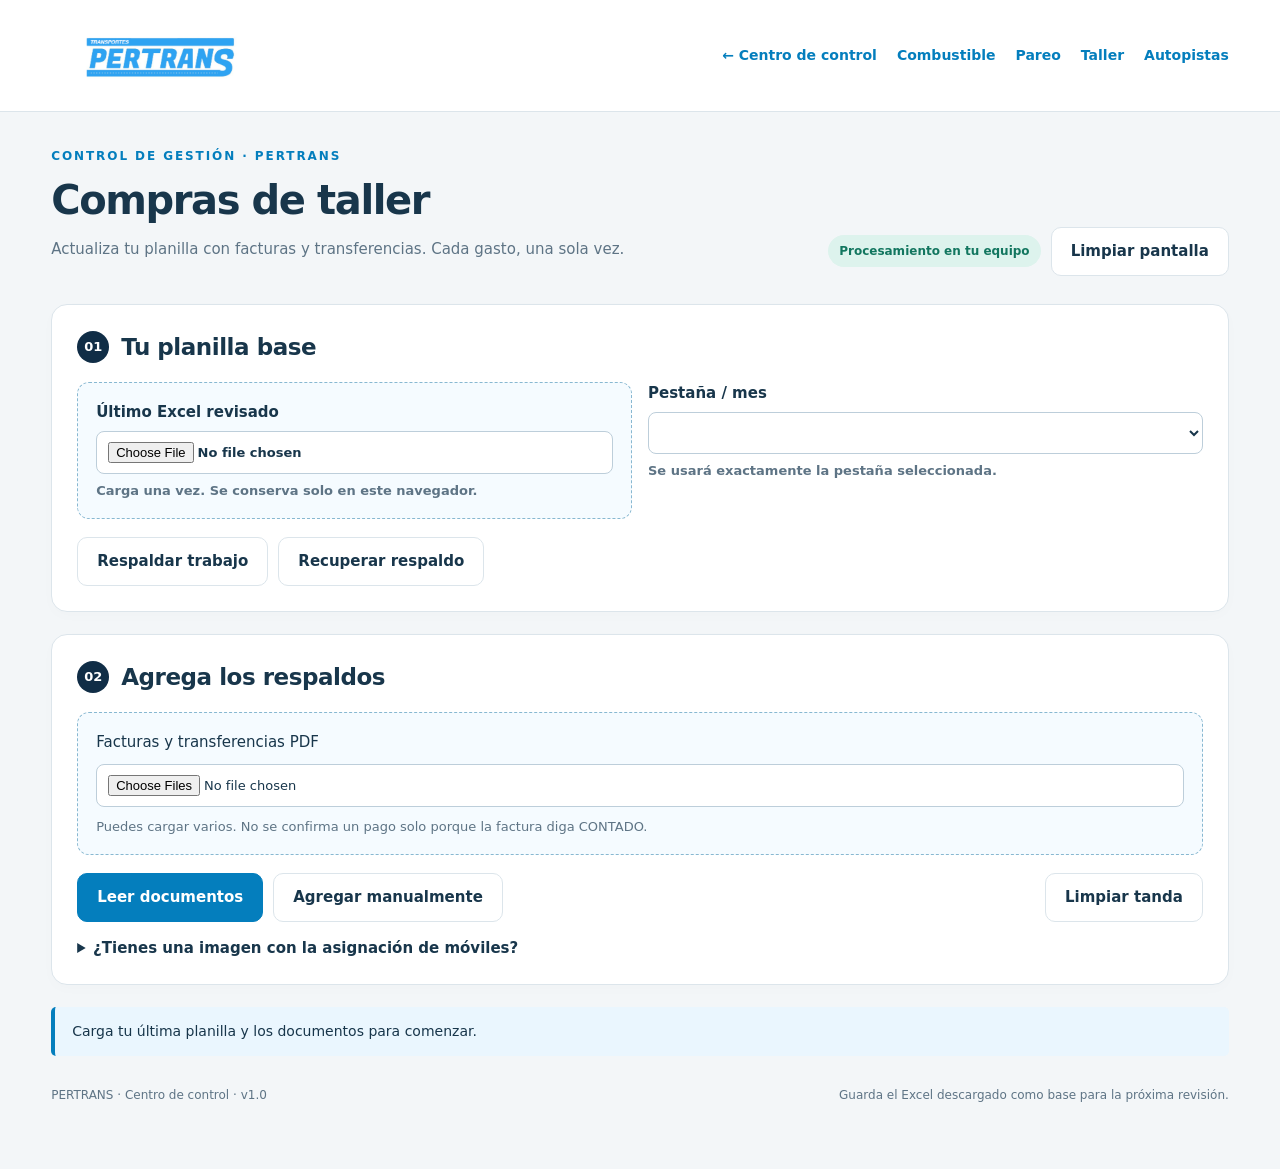
<file: pertrans/taller/index.html>
<!doctype html><html lang="es"><head><meta charset="utf-8"><meta name="viewport" content="width=device-width,initial-scale=1"><title>PERTRANS · Compras de taller</title><link rel="icon" href="../assets/pertrans-logo.png"><link rel="stylesheet" href="../assets/ui.css"></head><body><header><a href="../"><img class="logo" src="../assets/pertrans-logo.png" alt="Transportes PERTRANS"></a><nav><a href="../">← Centro de control</a><a href="../combustible/">Combustible</a><a href="../pareo/">Pareo</a><a href="../taller/">Taller</a><a href="../autopistas/">Autopistas</a></nav></header><main><div class="heading"><div><div class="eyebrow">Control de gestión · PERTRANS</div><h1>Compras de taller</h1><p class="muted">Actualiza tu planilla con facturas y transferencias. Cada gasto, una sola vez.</p></div><div class="actions"><span class="badge">Procesamiento en tu equipo</span><button id="clearScreen">Limpiar pantalla</button></div></div><section class="panel"><div class="step"><b>01</b><h2>Tu planilla base</h2></div><div class="fields"><label class="drop">Último Excel revisado<input id="template" type="file" accept=".xlsx"><span id="baseStatus" class="file-status">Carga una vez. Se conserva solo en este navegador.</span></label><label>Pestaña / mes<select id="month"></select><span class="file-status">Se usará exactamente la pestaña seleccionada.</span></label></div><div class="actions"><button id="backup">Respaldar trabajo</button><button id="restore">Recuperar respaldo</button><input id="restoreFile" type="file" accept=".json" hidden></div></section><section class="panel"><div class="step"><b>02</b><h2>Agrega los respaldos</h2></div><label class="drop">Facturas y transferencias PDF<input id="files" type="file" accept=".pdf" multiple><span class="file-status">Puedes cargar varios. No se confirma un pago solo porque la factura diga CONTADO.</span></label><div class="actions"><button class="primary" id="process">Leer documentos</button><button id="manual">Agregar manualmente</button><button id="clean" class="spacer">Limpiar tanda</button></div><details><summary>¿Tienes una imagen con la asignación de móviles?</summary><label class="drop">Imagen de apoyo<input id="mapping" type="file" accept="image/*"></label><p class="muted tiny">Se muestra como respaldo mientras asignas cada móvil en la tabla. La imagen no cambia los registros automáticamente.</p><img id="mappingImage" hidden alt="Listado de móviles de apoyo" style="max-width:100%;max-height:500px;object-fit:contain"></details></section><div class="notice" id="status" role="status">Carga tu última planilla y los documentos para comenzar.</div><div class="kpis" id="stats" hidden></div><section class="panel" id="review" hidden><div class="step"><b>03</b><h2>Revisa y confirma</h2></div><p class="muted">Completa el móvil o destino, revisa el monto y confirma cada fila. “Completar pago” incorpora la factura a una fila existente.</p><div class="actions" style="margin-bottom:16px"><input id="search" placeholder="Buscar proveedor, móvil o factura" aria-label="Buscar"><select id="filter" aria-label="Filtrar revisión"><option value="pending">Pendientes</option><option value="all">Todos</option><option value="duplicates">Duplicados</option><option value="confirmed">Confirmados</option></select><button id="confirmAll">Confirmar filas completas</button></div><div class="scroll" id="table"></div><div class="actions"><button class="primary" id="export" disabled>Descargar Excel actualizado ↓</button><span id="exportStatus" class="muted tiny"></span></div></section><footer class="footer"><span>PERTRANS · Centro de control · v1.0</span><span>Guarda el Excel descargado como base para la próxima revisión.</span></footer></main><dialog id="sourceDialog"><div class="actions"><h2>Respaldo original</h2><button class="spacer" onclick="this.closest('dialog').close()">Cerrar ×</button></div><div id="sourceContent"></div></dialog><script src="../lib/xlsx.full.min.js"></script><script src="../lib/fflate.js"></script><script src="../lib/common.js"></script><script src="engine.js"></script><script type="module" src="app.mjs"></script></body></html>
</file>
<file: styles.css>
:root{--bg:#06101d;--panel:#0b1728;--panel2:#101f33;--line:#22364e;--txt:#edf7ff;--muted:#8ea4ba;--cyan:#42cfdf;--blue:#718bc8;--purple:#6c3199;--green:#43d18b;--amber:#ffcc66;--red:#ff718a}*{box-sizing:border-box}body{margin:0;background:radial-gradient(circle at 80% 0,#14234a 0,#06101d 38%);color:var(--txt);font:14px Inter,system-ui,Segoe UI,sans-serif}.shell{display:grid;grid-template-columns:240px 1fr;min-height:100vh}.side{padding:22px 16px;border-right:1px solid var(--line);background:#07111fe8;position:sticky;top:0;height:100vh}.logo{width:180px;max-height:70px;object-fit:contain}.nav{margin-top:24px;display:grid;gap:6px}.nav button{background:none;border:0;color:var(--muted);text-align:left;padding:11px 13px;border-radius:10px;cursor:pointer;font-weight:650}.nav button:hover,.nav button.on{background:linear-gradient(90deg,#163247,#251c4b);color:white}.main{padding:22px 28px 50px;min-width:0}.top{display:flex;align-items:center;justify-content:space-between;gap:12px;margin-bottom:18px}.month{background:var(--panel);color:white;border:1px solid var(--line);padding:9px 12px;border-radius:10px}.title h1{font-size:25px;margin:0}.title p{margin:5px 0 0;color:var(--muted)}.grid{display:grid;gap:14px}.kpis{grid-template-columns:repeat(4,minmax(0,1fr))}.card{background:linear-gradient(145deg,#0d1b2d,#0a1524);border:1px solid var(--line);border-radius:15px;padding:16px;box-shadow:0 12px 32px #0003}.kpi small{color:var(--muted)}.kpi b{display:block;font-size:24px;margin-top:8px}.kpi em{font-style:normal;font-size:12px;color:var(--muted)}.two{grid-template-columns:1.2fr .8fr}.three{grid-template-columns:repeat(3,1fr)}.section{display:flex;justify-content:space-between;align-items:center;gap:12px;margin:22px 0 10px}.section h2{margin:0;font-size:17px}.btn{border:0;border-radius:9px;padding:9px 12px;background:linear-gradient(90deg,var(--cyan),var(--purple));color:white;font-weight:750;cursor:pointer}.btn.ghost{background:#13243a;border:1px solid var(--line);color:#d9e8f5}.btn.warn{background:#49331b}.btn.red{background:#4a1d2b}.btn.sm{padding:6px 9px;font-size:12px}table{width:100%;border-collapse:collapse}th,td{padding:10px 8px;border-bottom:1px solid #1b2d43;text-align:left;vertical-align:middle}th{font-size:11px;text-transform:uppercase;color:#7892aa}td.num{text-align:right;font-variant-numeric:tabular-nums}.pill{display:inline-block;padding:4px 8px;border-radius:99px;background:#152940;color:#b9d3e8;font-size:11px}.pill.ok{background:#12352b;color:#7ee6b4}.pill.bad{background:#3c1c29;color:#ff9bad}.pill.wait{background:#3c3118;color:#ffdc82}.bar{height:8px;background:#15263b;border-radius:99px;overflow:hidden}.bar i{display:block;height:100%;background:linear-gradient(90deg,var(--cyan),var(--purple))}.actions{display:flex;gap:7px;flex-wrap:wrap}.form-grid{display:grid;grid-template-columns:repeat(2,1fr);gap:12px}.form-grid.three{grid-template-columns:repeat(3,1fr)}.field label{display:block;color:var(--muted);font-size:12px;margin-bottom:5px}.field input,.field select,.field textarea{width:100%;background:#081422;border:1px solid var(--line);color:white;border-radius:8px;padding:9px}.modal-bg{position:fixed;inset:0;background:#000b;display:grid;place-items:center;z-index:20;padding:20px}.modal{width:min(900px,96vw);max-height:92vh;overflow:auto;background:#0c192a;border:1px solid #2c4561;border-radius:16px;padding:20px}.modal-head{display:flex;justify-content:space-between;align-items:center;margin-bottom:15px}.modal h2{margin:0}.close{background:none;border:0;color:white;font-size:24px;cursor:pointer}.notice{padding:10px 12px;border:1px solid #28506a;background:#0c2637;border-radius:10px;color:#b8dbea;margin-top:12px}.split{display:flex;justify-content:space-between;gap:12px;align-items:center}.big{font-size:28px;font-weight:800}.muted{color:var(--muted)}.positive{color:var(--green)}.negative{color:var(--red)}.chartrow{display:grid;grid-template-columns:110px 1fr 80px;gap:8px;align-items:center;margin:9px 0}.empty{padding:24px;text-align:center;color:var(--muted)}#toast{position:fixed;right:18px;bottom:18px;background:#163047;border:1px solid #35627f;padding:10px 14px;border-radius:9px;opacity:0;transform:translateY(10px);transition:.2s;z-index:40}#toast.show{opacity:1;transform:none}@media(max-width:950px){.shell{grid-template-columns:1fr}.side{height:auto;position:static;border-right:0;border-bottom:1px solid var(--line)}.logo{width:150px}.nav{display:flex;overflow:auto}.nav button{white-space:nowrap}.main{padding:16px}.kpis,.two,.three{grid-template-columns:1fr 1fr}}@media(max-width:620px){.kpis,.two,.three,.form-grid,.form-grid.three{grid-template-columns:1fr}.top{align-items:flex-start;flex-direction:column}.main{padding:12px}.card{padding:12px}table{font-size:12px}.hide-mobile{display:none}.big{font-size:22px}}
.hero{display:flex;justify-content:space-between;gap:24px;align-items:center;padding:24px;border:1px solid #203a57;border-radius:18px;background:radial-gradient(circle at 85% 15%,rgba(108,49,153,.28),transparent 34%),linear-gradient(135deg,#0c1d31,#091522);margin-bottom:14px}.hero h2{font-size:28px;margin:6px 0}.hero p{color:#93a9bf;margin:0}.eyebrow{font-size:11px;letter-spacing:1.5px;color:#55d7e6}.hero-number{text-align:right;min-width:220px}.hero-number small,.hero-number span{display:block;color:#8fa5bb}.hero-number b{font-size:30px;display:block;margin:4px 0}.dash5{grid-template-columns:repeat(5,minmax(0,1fr))}.productivity{display:flex;align-items:center;justify-content:space-between;padding:13px 0;border-bottom:1px solid #1b2d43}.productivity:last-child{border:0}.productivity small{display:block;color:#8096ac;margin-top:4px}.productivity strong{font-size:17px}.line{padding:11px 0;border-bottom:1px solid #1b2d43}.line:last-child{border:0}.linkbtn{background:none;border:0;color:#59d4e2;cursor:pointer}.goalmini{margin:13px 0}.goalmini small{color:#8298ae;display:block;margin-top:5px}.block{display:block;margin-top:5px}.tablewrap{overflow:auto}.shift-live{margin-top:14px;padding:18px;border:1px solid #2f6681;border-radius:16px;background:linear-gradient(135deg,rgba(34,207,220,.08),rgba(108,49,153,.08))}.live-dot{display:inline-block;width:9px;height:9px;border-radius:50%;background:#55d7e6;box-shadow:0 0 12px #55d7e6}.shift-live small{color:#8ca3b8;margin-left:8px}.shift-stats{display:grid;grid-template-columns:repeat(4,1fr);gap:10px;margin:14px 0}.shift-stats span{padding:10px;background:#091522;border-radius:10px;color:#91a7bc}.shift-stats b{display:block;color:#eef7ff;font-size:17px;margin-top:3px}.startshift{text-align:center;margin-top:14px;padding:26px}.btn.danger{background:#7c3041}.wallet{min-height:130px}@media(max-width:1200px){.dash5{grid-template-columns:repeat(2,1fr)}.shift-stats{grid-template-columns:repeat(2,1fr)}}@media(max-width:700px){.hero{display:block}.hero-number{text-align:left;margin-top:18px}.dash5{grid-template-columns:1fr}.shift-stats{grid-template-columns:1fr}}
/* v0.5 mobile-first refinements */
@media(max-width:700px){body{font-size:16px}.side{padding:10px 8px;position:sticky;top:0;z-index:10}.side .logo{width:118px;max-height:42px}.nav{margin-top:8px;gap:4px}.nav button{padding:10px 12px;font-size:14px}.main{padding:10px 10px 90px}.title h1{font-size:24px}.title p{display:none}.month{width:100%;font-size:16px}.card{border-radius:14px;padding:14px}.kpi b{font-size:25px}.btn{min-height:46px;padding:11px 14px;font-size:15px}.btn.sm{min-height:38px;font-size:13px}.form-grid,.form-grid.three{gap:14px}.field input,.field select,.field textarea{font-size:16px;min-height:46px}.modal-bg{padding:8px;align-items:end}.modal{width:100%;max-height:94vh;border-radius:20px 20px 0 0;padding:16px}.shift-live{padding:14px}.shift-stats{grid-template-columns:1fr 1fr}.shift-stats span{font-size:13px}.shift-stats b{font-size:20px}.shift-live .actions{display:grid;grid-template-columns:1fr 1fr}.shift-live .actions .danger{grid-column:1/-1}.startshift{padding:22px 14px}.startshift .btn{width:100%;font-size:18px;min-height:58px}.tablewrap, .card:has(table){overflow-x:auto;-webkit-overflow-scrolling:touch}table{min-width:680px;font-size:13px}#toast{left:10px;right:10px;bottom:12px}.hero{padding:18px}.hero h2{font-size:23px}.hero-number b{font-size:27px}.dash5{grid-template-columns:1fr 1fr}.dash5 .kpi:last-child{grid-column:1/-1}}
@media(max-width:430px){.dash5{grid-template-columns:1fr}.dash5 .kpi:last-child{grid-column:auto}.shift-stats{grid-template-columns:1fr 1fr}.nav{scrollbar-width:none}.nav::-webkit-scrollbar{display:none}}
/* v0.6 visual layer */
:root{--bg:#f7f8fb;--panel:#fff;--text:#152033;--muted:#667085;--line:#e5e7eb;--cyan:#20c9d8;--purple:#6d4aff}
body{background:var(--bg);color:var(--text)}.side{background:#fff;border-right:1px solid var(--line)}.main{background:#fff}.card,.modal,.shift-live,.startshift{background:#fff!important;color:var(--text)!important;border:1px solid var(--line)!important;box-shadow:0 10px 30px rgba(20,32,51,.06)}
.top{background:#fff;border-bottom:1px solid var(--line)}.title h1,h1,h2,h3,.big,.kpi b{color:var(--text)}.muted,.title p,small{color:var(--muted)}table{color:var(--text)}th{color:#475467;background:#f8fafc}td{border-color:#eef0f4}.nav button{color:#475467}.nav button.on,.nav button:hover{background:linear-gradient(135deg,rgba(32,201,216,.13),rgba(109,74,255,.13));color:#4f46e5}.btn{background:linear-gradient(135deg,#20c9d8,#6d4aff)}.btn.ghost{background:#fff;color:#4f46e5;border:1px solid #d8d9e8}.pill{background:#f3f4f6;color:#475467}.row-paid{opacity:.62}.row-postponed{opacity:.72;background:#fff8e6}.line{padding:12px 0;border-bottom:1px solid var(--line)}
@media(max-width:760px){.side{position:fixed;bottom:0;left:0;right:0;top:auto;width:100%;height:72px;z-index:30;display:flex;overflow-x:auto}.side .logo{display:none}.nav{display:flex;gap:4px;padding:8px}.nav button{min-width:74px;font-size:11px}.main{margin-left:0;padding-bottom:84px}.grid.kpis,.grid.three,.grid.two{grid-template-columns:1fr}.top{position:sticky;top:0;z-index:20}.tablewrap{overflow:auto}.actions{flex-wrap:wrap}.btn{min-height:44px}}

/* v0.6.1 VISUAL SAFE — no altera almacenamiento ni lógica */
:root{--bg:#f4f7fb;--panel:#fff;--panel2:#f7f9fc;--line:#dce4ed;--txt:#172033;--muted:#6d7b8d;--cyan:#24bfd0;--blue:#7088c8;--purple:#5636a8;--green:#218b62;--amber:#b97918;--red:#c43d5b}
body{background:linear-gradient(135deg,#f8fbfd 0,#f3f6fb 55%,#f7f4fb 100%);color:var(--txt)}
.shell-v061{grid-template-columns:92px minmax(0,1fr) 92px}.side{background:rgba(255,255,255,.96);border-color:var(--line);box-shadow:0 0 30px rgba(40,55,80,.06);padding:18px 10px;z-index:8}.side-left{border-right:1px solid var(--line)}.side-right{border-left:1px solid var(--line);border-right:0;position:sticky;top:0;height:100vh}.logo{width:70px;max-height:52px;display:block;margin:auto}.right-brand{font-size:10px;font-weight:900;letter-spacing:1.4px;text-align:center;color:#7355a5;margin:14px 0 22px}.docknav{display:flex;flex-direction:column;gap:9px;align-items:center;margin-top:22px;overflow:visible}.dockbtn{width:56px!important;height:56px;display:flex!important;align-items:center;justify-content:center!important;position:relative;padding:0!important;border:1px solid transparent!important;border-radius:16px!important;background:#f4f7fb!important;color:#637186!important;transition:transform .16s ease,box-shadow .16s ease,background .16s ease!important;text-align:center!important}.dockbtn:hover{transform:scale(1.14);z-index:3;background:#fff!important;box-shadow:0 10px 28px rgba(65,69,110,.16);color:#503292!important}.dockbtn.on{background:linear-gradient(145deg,#e9fbfd,#f0eafa)!important;color:#503292!important;border-color:#d9d9ef!important;box-shadow:0 8px 22px rgba(75,60,135,.12)}.dockicon{font-size:21px;font-weight:850}.docklabel{position:absolute;white-space:nowrap;opacity:0;pointer-events:none;background:#172033;color:#fff;border-radius:8px;padding:6px 9px;font-size:11px;font-weight:750;transition:.14s}.side-left .docklabel{left:66px}.side-right .docklabel{right:66px}.dockbtn:hover .docklabel{opacity:1}
.main{padding:24px 30px 60px}.title h1{color:#172033}.title p{color:var(--muted)}.month{background:#fff;color:#172033;border:1px solid var(--line);box-shadow:0 4px 12px rgba(30,45,70,.05)}.card{background:#fff;border:1px solid var(--line);box-shadow:0 8px 28px rgba(31,45,70,.06);color:var(--txt)}.kpi{min-height:118px}.kpi small,.kpi em,.muted{color:var(--muted)}.kpi b{color:#172033}.pill{background:#eef3f8;color:#5c6b7d}.pill.ok{background:#e5f6ef;color:#207b59}.pill.bad{background:#fae9ee;color:#aa3450}.pill.wait{background:#fff2d9;color:#9a681b}.btn.ghost{background:#f4f7fb;border:1px solid var(--line);color:#344158}.btn.warn{background:#fff0da;color:#8a5b12}.btn.red,.btn.danger{background:#f8e6eb;color:#a8334d}.linkbtn{color:#5636a8}.bar{background:#edf1f5}.field input,.field select,.field textarea{background:#fff;color:#172033;border-color:var(--line)}.modal-bg{background:#18203399}.modal{background:#fff;border-color:var(--line);color:#172033}.close{color:#172033}.notice{background:#eef9fb;border-color:#c6e9ed;color:#315b65}th,td{border-color:#e8edf3}th{color:#758396}.chartrow{color:#354156}.productivity,.line{border-color:#e8edf3}.shift-live{background:linear-gradient(135deg,#eefbfd,#f6f0fb);border-color:#cfe7ea}.shift-stats span{background:#f4f7fb;color:#6c7a8b}.shift-stats b{color:#172033}.hero{background:radial-gradient(circle at 85% 15%,rgba(86,54,168,.10),transparent 34%),linear-gradient(135deg,#fff,#f6f9fc);border-color:var(--line)}.hero p{color:var(--muted)}
.dash-head{display:flex;justify-content:space-between;align-items:center;gap:20px;padding:22px 24px;margin-bottom:14px;border-radius:20px;background:linear-gradient(125deg,#142238,#23304e 55%,#4f347f);color:#fff;box-shadow:0 14px 35px rgba(35,43,77,.16)}.dash-head h2{font-size:27px;margin:5px 0}.dash-head p{margin:0;color:#cbd5e3}.dash-head .eyebrow{color:#76e0e9}.dash-result{text-align:right;min-width:210px}.dash-result small,.dash-result span{display:block;color:#cbd5e3}.dash-result b{display:block;font-size:28px;margin:4px 0}.dash-result.good b{color:#76e5b6}.dash-result.bad b{color:#ff9db1}.dash8{grid-template-columns:repeat(4,minmax(0,1fr));margin-bottom:14px}.dash-lower{grid-template-columns:minmax(0,1.45fr) minmax(300px,.55fr);margin-top:14px}.spend-wrap{display:grid;grid-template-columns:230px 1fr;gap:24px;align-items:center}.donut{width:210px;height:210px;border-radius:50%;display:grid;place-items:center;position:relative;margin:auto}.donut:after{content:"";position:absolute;width:132px;height:132px;background:#fff;border-radius:50%;box-shadow:inset 0 0 0 1px #eef2f6}.donut>div{position:relative;z-index:1;text-align:center}.donut b{display:block;font-size:20px}.donut small{color:var(--muted)}.catline{display:grid;grid-template-columns:10px 1fr auto 42px;gap:8px;align-items:center;padding:8px 0;border-bottom:1px solid #edf1f5}.catline i{width:9px;height:9px;border-radius:50%}.catline small{text-align:right;color:var(--muted)}.progress-big{height:12px;background:#edf1f5;border-radius:99px;overflow:hidden;margin:8px 0 18px}.progress-big i{display:block;height:100%;background:linear-gradient(90deg,var(--cyan),var(--purple))}.decision-row{display:flex;justify-content:space-between;gap:10px;padding:11px 0;border-bottom:1px solid #edf1f5}.wide{width:100%;margin-top:18px}.dash-bottom{margin-top:14px}#toast{background:#172b3d;border-color:#38566e;color:#fff}
@media(max-width:1100px){.dash8{grid-template-columns:repeat(2,1fr)}.dash-lower{grid-template-columns:1fr}.spend-wrap{grid-template-columns:200px 1fr}.donut{width:180px;height:180px}.donut:after{width:112px;height:112px}}
@media(max-width:760px){.shell-v061{display:block}.side-left{position:sticky;top:0;height:auto;border-right:0;border-bottom:1px solid var(--line);padding:8px 10px}.side-left .logo{width:105px;margin:0}.side-left .docknav{display:flex;flex-direction:row;overflow-x:auto;justify-content:flex-start;margin:6px 0 0;gap:6px}.side-left .dockbtn{min-width:46px!important;width:46px!important;height:42px}.side-left .docklabel{display:none}.side-right{position:fixed;left:0;right:0;bottom:0;top:auto;width:100%;height:68px;border:0;border-top:1px solid var(--line);padding:7px 8px;background:#fff;z-index:30}.side-right .right-brand{display:none}.side-right .docknav{margin:0;display:flex;flex-direction:row;justify-content:space-around;gap:4px}.side-right .dockbtn{width:43px!important;height:48px}.side-right .docklabel{display:none}.main{padding:12px 12px 88px}.dash-head{display:block;padding:18px}.dash-result{text-align:left;margin-top:16px}.dash8{grid-template-columns:1fr 1fr}.spend-wrap{grid-template-columns:1fr}.donut{width:170px;height:170px}.donut:after{width:106px;height:106px}.kpi{min-height:105px}}
@media(max-width:430px){.dash8{grid-template-columns:1fr}.catline{grid-template-columns:10px 1fr auto}.catline small{display:none}}
/* v0.7 FINAL */
.compact-right{padding-top:18px}.compact-right .docknav{margin-top:0}.task-badge{position:absolute;right:-5px;top:-6px;min-width:20px;height:20px;padding:0 5px;border-radius:20px;background:#d92d4f;color:#fff;font-size:11px;font-weight:900;display:grid;place-items:center;box-shadow:0 3px 10px #d92d4f55}.task-overdue{background:#fff5f7}.badtext{color:#b42346!important;font-weight:800}.instant-pay{display:flex;gap:8px;align-items:flex-start;margin:16px 0;padding:14px;border:1px solid #cfe5e8;background:#f1fbfc;border-radius:14px}.instant-pay input{margin-top:4px}.instant-pay small{display:block;margin-left:auto}.hidden{display:none!important}.project-grid{display:grid;grid-template-columns:repeat(2,minmax(0,1fr));gap:14px}.project-card{border:1px solid var(--line);background:#fff;border-radius:18px;padding:18px;text-align:left;color:var(--txt);box-shadow:0 8px 28px rgba(31,45,70,.06);cursor:pointer}.project-card:hover{transform:translateY(-2px);box-shadow:0 12px 34px rgba(31,45,70,.10)}.project-card h3{font-size:20px;margin:12px 0 6px}.project-card p{min-height:38px;color:var(--muted)}.project-metrics{display:grid;grid-template-columns:repeat(3,1fr);gap:8px;margin:14px 0}.project-metrics span{background:#f6f8fb;border-radius:11px;padding:9px;font-size:11px;color:var(--muted)}.project-metrics b{display:block;color:var(--txt);font-size:14px;margin-top:3px}.project-edit-grid{display:grid;grid-template-columns:1fr 1fr;gap:12px;margin:14px 0}.project-edit-grid textarea{width:100%}.grid.four{grid-template-columns:repeat(4,minmax(0,1fr))}
@media(max-width:1000px){.project-grid{grid-template-columns:1fr}.grid.four{grid-template-columns:repeat(2,1fr)}}
@media(max-width:760px){.compact-right{padding:7px 8px}.project-edit-grid,.project-metrics{grid-template-columns:1fr}.grid.four{grid-template-columns:1fr 1fr}.instant-pay{display:block}.instant-pay small{margin:5px 0 0 24px}}
/* v0.8 DAILY OPERATING SYSTEM */
.logo-v08{width:82px;max-height:66px}.task-total-badge{position:absolute;left:-5px;top:-6px;min-width:20px;height:20px;padding:0 5px;border-radius:20px;background:#218b62;color:#fff;font-size:11px;font-weight:900;display:grid;place-items:center;box-shadow:0 3px 10px #218b6255}.warntext{color:#a56610!important;font-weight:800}.daily-center{margin-bottom:14px;border-top:3px solid #5636a8}.daily-alert{padding:10px 12px;margin:7px 0;background:#fff7e8;border:1px solid #f0d7a5;border-radius:10px;color:#6d4a12}.daily-ok{padding:10px 12px;background:#edf9f4;border:1px solid #ccebdd;border-radius:10px;color:#1f6f51}.daily-stats{margin-top:12px}.objective-hero{display:flex;justify-content:space-between;gap:24px;align-items:center;padding:24px;border-radius:20px;background:linear-gradient(125deg,#142238,#23304e 55%,#4f347f);color:#fff}.objective-hero h2{font-size:27px;margin:5px 0;color:#fff}.objective-hero p,.objective-hero small,.objective-hero span{color:#cbd5e3}.objective-hero>div:last-child{text-align:right;min-width:230px}.objective-hero b{display:block;font-size:30px;margin:4px 0}.daygrid{display:flex;flex-wrap:wrap;gap:8px;margin:8px 0 18px}.daycheck{padding:8px 10px;border:1px solid var(--line);border-radius:10px;background:#f7f9fc}.actions select.month{min-height:38px}@media(max-width:760px){.objective-hero{display:block}.objective-hero>div:last-child{text-align:left;margin-top:18px}.logo-v08{width:115px!important}}
/* v0.9 COMMERCIAL PIPELINE */
.pipeline-board{display:grid;grid-template-columns:repeat(7,minmax(170px,1fr));gap:10px;overflow-x:auto;padding:4px 0 14px;margin-top:14px}.pipe-col{background:#f6f8fb;border:1px solid var(--line);border-radius:14px;padding:10px;min-height:180px}.pipe-head{display:flex;justify-content:space-between;align-items:center;margin-bottom:9px;font-size:12px}.pipe-head span{background:#e7edf5;border-radius:99px;padding:3px 7px;font-weight:800}.pipe-card{width:100%;display:block;text-align:left;background:#fff;border:1px solid #e2e8f0;border-radius:11px;padding:10px;margin:7px 0;color:var(--txt);cursor:pointer;box-shadow:0 3px 10px rgba(31,45,70,.04)}.pipe-card:hover{border-color:#b9add8;transform:translateY(-1px)}.pipe-card b,.pipe-card small,.pipe-card span,.pipe-card em,.pipe-card i{display:block}.pipe-card small{color:var(--muted);margin:2px 0 7px}.pipe-card span{font-size:12px}.pipe-card em{font-style:normal;font-weight:800;margin-top:7px}.pipe-card i{font-style:normal;font-size:10px;color:var(--muted);margin-top:7px}.pipe-card i.due{color:#b42346;font-weight:800}.pipe-empty{font-size:11px;color:#98a2b3;padding:12px 3px}.brief-row{display:flex;align-items:center;justify-content:space-between;gap:12px;padding:9px 11px;margin:6px 0;border-radius:10px;border:1px solid #e3e8ef;background:#f8fafc}.brief-row.bad{background:#fff4f6;border-color:#f2c7d1}.brief-row.wait{background:#fff8eb;border-color:#f0d7a5}.brief-row.info{background:#eff8fb;border-color:#cce8ee}@media(max-width:760px){.pipeline-board{grid-template-columns:repeat(7,180px)}.brief-row{align-items:flex-start}.brief-row .btn{white-space:nowrap}}
/* v0.10 COMERCIAL */
.client-cubes{display:grid;grid-template-columns:repeat(4,minmax(0,1fr));gap:10px}.client-cube{border:1px solid var(--line);background:#fff;border-radius:14px;padding:12px;box-shadow:0 4px 14px rgba(31,45,70,.04)}.client-cube>div:first-child{display:flex;align-items:flex-start;justify-content:space-between;gap:8px}.client-cube b{font-size:13px;line-height:1.2}.client-cube small{display:block;color:var(--muted);margin:8px 0}.client-cube .actions{margin:0}.commercial-workbench{display:grid;grid-template-columns:minmax(0,.8fr) minmax(0,1.2fr);gap:14px;margin-top:18px}.commercial-workbench>div{border:1px solid var(--line);border-radius:16px;padding:14px;background:#fff}.agenda-slots{display:grid;grid-template-columns:repeat(3,1fr);gap:7px;max-height:210px;overflow:auto}.agenda-slots span{display:flex;justify-content:space-between;gap:8px;padding:8px 9px;border:1px solid #e3e8ef;border-radius:9px;background:#f8fafc;font-size:11px}.agenda-slots b{font-size:10px;color:var(--muted)}.campaign-grid{display:grid;grid-template-columns:repeat(2,minmax(0,1fr));gap:8px}.campaign-card{display:block;width:100%;text-align:left;border:1px solid #e3e8ef;background:#f8fafc;border-radius:11px;padding:10px;color:var(--txt);cursor:pointer}.campaign-card>div:first-child{display:flex;justify-content:space-between;gap:8px;align-items:center}.campaign-card small,.campaign-card em{display:block;color:var(--muted);font-style:normal;font-size:10px;margin-top:5px}.campaign-metrics{display:grid;grid-template-columns:repeat(4,1fr);gap:4px;margin-top:8px}.campaign-metrics span{font-size:9px;color:var(--muted);background:#fff;padding:5px;border-radius:7px}.campaign-metrics b{display:block;font-size:11px;color:var(--txt);margin-top:2px}
@media(max-width:1100px){.client-cubes{grid-template-columns:repeat(3,1fr)}.commercial-workbench{grid-template-columns:1fr}.campaign-grid{grid-template-columns:repeat(2,1fr)}}
@media(max-width:760px){.client-cubes{grid-template-columns:repeat(2,1fr)}.agenda-slots{grid-template-columns:repeat(2,1fr)}.campaign-grid{grid-template-columns:1fr}.campaign-metrics{grid-template-columns:repeat(2,1fr)}}
@media(max-width:430px){.client-cubes{grid-template-columns:1fr}.agenda-slots{grid-template-columns:1fr}}
/* v0.10.1 agenda interactiva */
.agenda-slots .agenda-slot{width:100%;display:grid;grid-template-columns:1fr auto;gap:2px 8px;align-items:center;text-align:left;padding:9px 10px;border:1px solid #dfe6ef;border-radius:10px;background:#f8fafc;color:var(--txt);cursor:pointer;font:inherit}.agenda-slots .agenda-slot b{font-size:10px;color:var(--muted)}.agenda-slots .agenda-slot span{font-weight:800;font-size:13px}.agenda-slots .agenda-slot small{grid-column:1/-1;font-size:9px;color:var(--muted)}.agenda-slots .agenda-slot.free:hover{transform:translateY(-1px);border-color:#6b73ff;box-shadow:0 5px 14px rgba(67,83,180,.12)}.agenda-slots .agenda-slot.busy{opacity:.62;cursor:not-allowed;background:#f2f4f7}.agenda-slots .agenda-slot.busy small{color:#9b4052}
/* v1.0 CLIENT OPS */
.ops-tabs{display:grid;gap:14px}.addon-grid{display:grid;grid-template-columns:repeat(3,1fr);gap:8px;margin:12px 0}.addon-check{border:1px solid var(--line);border-radius:11px;padding:10px;background:#f8fafc}.addon-check small{display:block;margin-left:22px}.checklist{display:grid;gap:7px}.checklist label{display:flex;gap:9px;align-items:flex-start;padding:9px;border-bottom:1px solid #edf1f5}.checklist input{margin-top:3px}.field .actions input{flex:1;min-width:220px;background:#fff;color:#172033;border:1px solid var(--line);border-radius:8px;padding:9px}.emergency-card{border-top:3px solid #5636a8}.pill.bad{background:#fae9ee;color:#aa3450}@media(max-width:760px){.addon-grid{grid-template-columns:1fr}.ops-tabs{grid-template-columns:1fr}}
/* v1.0.1 TIME DIRECTOR */
.time-director{border-top:3px solid #20c9d8}.time-focus{display:flex;justify-content:space-between;align-items:center;gap:20px;padding:14px 16px;background:linear-gradient(135deg,#eefbfd,#f6f0fb);border:1px solid #dce7ee;border-radius:14px;margin-bottom:12px}.time-focus h3{margin:4px 0}.time-focus p{margin:0;color:var(--muted)}.time-focus>div:last-child{text-align:right;min-width:130px}.time-focus>div:last-child b{display:block;font-size:24px}.time-grid{display:grid;grid-template-columns:repeat(4,1fr);gap:9px}.time-box{padding:11px;border:1px solid var(--line);border-radius:11px;background:#fafbfd}.time-box small,.time-box span{display:block;color:var(--muted)}.time-box b{display:block;font-size:20px;margin:4px 0}.time-box .bar{margin-top:8px}.time-week{margin-top:12px;padding-top:12px;border-top:1px solid var(--line)}@media(max-width:900px){.time-grid{grid-template-columns:repeat(2,1fr)}}@media(max-width:600px){.time-focus,.time-week{display:block}.time-focus>div:last-child{text-align:left;margin-top:10px}.time-grid{grid-template-columns:1fr}}


/* v1.0.4 · DEBITAR dark technology system */
:root{--bg:#080f1e!important;--panel:#121f34!important;--panel2:#1b2c43!important;--line:#30415a!important;--txt:#eff6ff!important;--muted:#a5b6cd!important;--cyan:#5ad9eb!important;--blue:#709fe4!important;--purple:#aa82ec!important;--green:#57d8aa!important;--amber:#f4c16c!important;--red:#ff7f94!important}
html{color-scheme:dark}body{background:radial-gradient(ellipse at 85% -10%,#1b2949 0,#0a1426 42%,#080f1e 100%) fixed!important;color:var(--txt)!important}
.shell-v104{display:grid!important;grid-template-columns:248px minmax(0,1fr)!important;min-height:100vh}
.shell-v104 .side-left{height:100vh;overflow:auto;position:sticky;top:0;padding:20px 14px;background:#0b1729!important;border-right:1px solid #2b3a52!important}
.shell-v104 .main{min-width:0;max-width:1700px;width:100%;padding:22px 26px 48px;background:transparent!important;color:var(--txt)!important}
.shell-v104 .top{background:#101e32!important;border:1px solid #293d56!important;border-radius:16px!important;padding:16px 20px!important;margin-bottom:18px!important;color:var(--txt)!important}
.shell-v104 .top h1{color:#f0f7ff!important}.shell-v104 .top p{color:#a7bdd4!important}
.brand-wrap{display:flex;align-items:center;justify-content:center;padding:10px 4px 18px;border-bottom:1px solid #30415a;margin-bottom:14px;min-height:120px}.shell-v104 .logo{width:215px!important;max-width:100%!important;max-height:125px!important;object-fit:contain!important;filter:drop-shadow(0 3px 16px rgba(85,204,237,.15))}
.side-heading{font-size:10px;letter-spacing:2px;color:#82a7cc;font-weight:800;text-align:center;margin-bottom:16px}.grouped-nav{display:grid;gap:8px}.nav-group{border:1px solid #263b54;border-radius:12px;overflow:hidden;background:#101f33}.group-trigger{width:100%;display:flex;justify-content:space-between;align-items:center;padding:13px 14px!important;background:transparent!important;color:#e8f4ff!important;border:0!important;font-size:13px!important;font-weight:800!important;text-align:left;cursor:pointer}.group-trigger.expanded{background:#20324c!important;color:#6ce0f2!important}.group-pages{display:none;padding:4px 8px 9px}.group-pages.open{display:grid;gap:3px}.group-pages .dockbtn{width:100%;display:flex;align-items:center;gap:12px;background:transparent!important;border:0!important;color:#adc1d9!important;padding:10px!important;border-radius:8px;text-align:left;cursor:pointer}.group-pages .dockbtn.on,.group-pages .dockbtn:hover{background:#233b56!important;color:#6fe0f1!important}.sidebar-footer{color:#7894b0;font-size:11px;margin:20px 10px}
.shell-v104 .card,.shell-v104 .kpi,.shell-v104 .daily-center,.shell-v104 .objective-hero,.shell-v104 .time-focus,.shell-v104 .time-box,.shell-v104 .campaign-card,.shell-v104 .client-cube,.shell-v104 .pipe-col,.shell-v104 .commercial-workbench,.shell-v104 .notice,.shell-v104 .brief-row,.shell-v104 .ops-tabs,.shell-v104 .addon-check,.shell-v104 .agenda-slot{background:#132238!important;color:#eaf4ff!important;border-color:#2e415c!important;box-shadow:0 6px 22px rgba(0,0,0,.10)!important}
.shell-v104 .card h2,.shell-v104 .card h3,.shell-v104 .card b,.shell-v104 .big,.shell-v104 .kpi b,.shell-v104 .time-box b,.shell-v104 .pipe-col b{color:#f1f7ff!important}
.shell-v104 small,.shell-v104 .muted,.shell-v104 .card p,.shell-v104 .card em{color:#a6b9d1!important}
.shell-v104 input,.shell-v104 select,.shell-v104 textarea,.shell-v104 .month{background:#0c1a2d!important;color:#edf5ff!important;border:1px solid #40536e!important;border-radius:9px!important}
.shell-v104 table{background:transparent!important;color:#dceafb!important}.shell-v104 th{background:#1c304a!important;color:#a7dce9!important}.shell-v104 td{background:transparent!important;color:#dceafb!important;border-color:#2b3e56!important}.shell-v104 tr:hover td{background:#1c314a!important}
.shell-v104 .btn.ghost{background:#1c314c!important;color:#a7eafa!important;border-color:#3b5473!important}.shell-v104 .btn:not(.ghost){background:linear-gradient(135deg,#2476ad,#6044a6)!important;color:white!important}
.shell-v104 .pill{background:#253955!important;color:#a7dbe9!important}.shell-v104 .pill.bad,.shell-v104 .brief-row.bad{background:#3b2032!important;color:#ff91a4!important}.shell-v104 .pill.wait,.shell-v104 .brief-row.wait{background:#3d3325!important;color:#f6cd79!important}.shell-v104 .pill.ok{background:#183c38!important;color:#7ae6bd!important}
.shell-v104 .bar{background:#293e57!important}.shell-v104 .bar i{background:linear-gradient(90deg,#4ecfe5,#9b7bf3)!important}
.modal-bg .modal{background:#14243a!important;color:#eef6ff!important;border:1px solid #405472!important}.modal-bg input,.modal-bg select,.modal-bg textarea{background:#0b192c!important;color:#fff!important;border:1px solid #425875!important}
.cash-banner{display:grid;grid-template-columns:1fr 1fr;gap:12px;margin:12px 0 16px}.cash-banner>div{background:linear-gradient(135deg,#132b43,#1c2445);border:1px solid #31516b;border-radius:15px;padding:18px}.cash-banner small,.cash-banner span{display:block;color:#b3c8db;font-size:11px}.cash-banner strong{display:block;font-size:26px;color:#f3fbff;margin:8px 0}.journal{margin-bottom:15px}.journal-row{display:flex;justify-content:space-between;gap:12px;align-items:center;border-left:4px solid #5ad9eb;padding:12px;margin:8px 0;background:#172d42;border-radius:7px}.journal-row.red{border-color:#f17891;background:#302337}.journal-row.amber{border-color:#f3bf63;background:#352e29}.journal-row b,.journal-row small{display:block}.journal-row small{color:#a9bbd0;font-size:11px;margin-top:4px}.continuity{padding:12px;background:#1b2d45;border-radius:10px;margin-top:14px}.continuity b,.continuity span{display:block}.continuity span{color:#afc5d9;margin-top:6px}.budget-panel{margin-top:16px}.budget-track{display:flex;height:12px;overflow:hidden;border-radius:12px;margin:14px 0}.budget-track i{display:block}.budget-cell{background:#1a2c43;border:1px solid #2f4861;border-radius:12px;padding:12px}.budget-cell small,.budget-cell b,.budget-cell span{display:block}.budget-cell b{font-size:19px;margin:7px 0}.budget-cell span{font-size:11px;color:#a9bed4}
@media(max-width:850px){.shell-v104{grid-template-columns:1fr!important}.shell-v104 .side-left{position:relative;height:auto;overflow:visible;padding:12px!important}.brand-wrap{min-height:70px;padding:0 0 8px;margin-bottom:8px}.shell-v104 .logo{max-height:84px!important;width:190px!important}.grouped-nav{grid-template-columns:repeat(5,minmax(0,1fr));gap:4px}.group-trigger{font-size:10px!important;padding:9px 4px!important;justify-content:center!important;text-align:center!important}.group-trigger span:last-child{display:none}.group-pages.open{position:absolute;z-index:20;left:10px;right:10px;top:100%;background:#14263e;padding:10px;border:1px solid #3a536e;border-radius:12px;box-shadow:0 14px 30px #0008}.shell-v104 .main{padding:12px!important}.cash-banner{grid-template-columns:1fr}.budget-cell b{font-size:16px}}
@media(max-width:470px){.group-trigger{font-size:9px!important}.journal-row{flex-wrap:wrap}.cash-banner strong{font-size:22px}}

/* v1.0.5: corrección integral de contraste del área comercial */
.shell-v104 .commercial-workbench > div,
.shell-v104 .commercial-workbench > section,
.shell-v104 .commercial-workbench .campaign-grid {background:#112238!important;color:#eaf4ff!important;border-color:#314a66!important}
.shell-v104 .commercial-workbench h2,.shell-v104 .commercial-workbench h3,
.shell-v104 .commercial-workbench b {color:#f0f7ff!important}
.shell-v104 .commercial-workbench small,.shell-v104 .commercial-workbench .muted {color:#b4c8de!important}
.shell-v104 .campaign-metrics span {background:#203650!important;color:#b5cce4!important;border:1px solid #36516d!important}
.shell-v104 .campaign-metrics b {color:#f2f9ff!important;font-size:13px!important}
.shell-v104 .agenda-slots .agenda-slot,
.shell-v104 .agenda-slots .agenda-slot span {background:#1b304a!important;color:#f2f9ff!important;border-color:#36516d!important}
.shell-v104 .agenda-slots .agenda-slot span {display:block!important;padding:7px 10px!important;font-size:13px!important;font-weight:800!important;min-width:70px;text-align:center}
.shell-v104 .agenda-slots .agenda-slot b,.shell-v104 .agenda-slots .agenda-slot small {color:#b8d4ef!important}
.shell-v104 .agenda-slots .agenda-slot.free:hover {background:#284665!important;border-color:#51cbe2!important}
.shell-v104 .campaign-card {background:#162942!important;border-color:#36516d!important}
.shell-v104 .campaign-card small,.shell-v104 .campaign-card em {color:#b4c8de!important}
.shell-v104 .journal .journal-row b {color:#f2f8ff!important}
.shell-v104 .group-pages .dockbtn {font-size:13px!important}
.shell-v104 .group-pages .dockbtn.on {box-shadow:inset 3px 0 #4fd4e8}
/* v1.0.8 · seguimiento de clientes */
.followup-panel{margin-bottom:16px;background:#111e36;color:#eaf3ff;border:1px solid #34517a}.followup-panel h2,.followup-panel b{color:#f4f8ff}.followup-panel .muted,.followup-panel small{color:#b9c9df}.followup-stats{display:flex;flex-wrap:wrap;gap:12px;margin:12px 0}.followup-stats span{padding:9px 12px;background:#1c2d49;border-radius:10px}.followup-row{display:flex;align-items:center;justify-content:space-between;gap:12px;padding:12px 0;border-top:1px solid #34445d}.followup-main{min-width:0}.followup-main small,.followup-history small{display:block;margin-top:4px}.followup-actions{display:flex;flex-wrap:wrap;gap:6px}.followup-history{margin:12px 0}.followup-history summary{cursor:pointer;color:#d8e8ff;padding:10px 0}@media(max-width:650px){.followup-row{align-items:flex-start;flex-direction:column}.followup-actions{width:100%}.followup-actions .btn{flex:1}}
/* 1.0.9 responsive agenda, portfolio and audit */
.agenda-days{display:grid;grid-template-columns:repeat(auto-fit,minmax(min(100%,260px),1fr));gap:12px;margin:12px 0 22px}.agenda-day,.portfolio-row{background:#121d34;border:1px solid #31415d;border-radius:12px;padding:14px;color:#f2f6ff}.agenda-day-slots{display:flex;flex-wrap:wrap;gap:8px;margin-top:12px}.agenda-mini{padding:9px 12px;border:1px solid #4773ad;background:#182b49;color:#ecf7ff;border-radius:9px;cursor:pointer;font:inherit}.agenda-mini.busy{opacity:.6;cursor:default;border-color:#48546b}.portfolio-list{display:grid;gap:9px}.portfolio-row{display:flex;align-items:center;flex-wrap:wrap;gap:12px}.portfolio-row>div{flex:1;min-width:180px}.portfolio-row small{display:block;color:#aebbd0;margin-top:5px}.portfolio-row.inactive{border-color:#a84b59;background:#341c2b}.portfolio-row.inactive strong{color:#ff9eac}.audit-buttons{display:flex;flex-wrap:wrap;gap:8px}.audit-scroll{max-height:50vh;overflow:auto}.audit-scroll table{width:100%}.followup-panel,.followup-row{color:#edf5ff}@media(max-width:600px){.portfolio-row .btn{flex:1}.agenda-days{grid-template-columns:1fr}.audit-buttons .btn{flex:1}}

/* v1.0.10: high contrast for overdue tasks and headings */
#view .task-overdue{background:#1f273d!important;color:#edf5ff!important}
#view .task-overdue td,#view .task-overdue td b,#view .task-overdue td small{color:#eaf3ff!important}
#view .task-overdue .badtext{color:#ff9baa!important}
#view .section h2{color:#eaf3ff!important}
#view .followup-panel{display:block!important}

/* v1.0.11 · legibilidad integral de ventanas y tablas de auditoría */
.modal-bg .modal,.modal-bg .modal h1,.modal-bg .modal h2,.modal-bg .modal h3,.modal-bg .modal p,.modal-bg .modal b,.modal-bg .modal strong,.modal-bg .modal td,.modal-bg .modal th,.modal-bg .modal label{color:#edf7ff!important}
.modal-bg .modal .muted,.modal-bg .modal small{color:#b9cbe0!important}
.modal-bg .modal{background:#0e1c30!important}
.modal-bg .modal .audit-scroll{background:#102138!important;border:1px solid #385371;border-radius:10px;overflow:auto}
.modal-bg .modal .audit-scroll table{background:#102138!important;color:#edf7ff!important}
.modal-bg .modal .audit-scroll tr,.modal-bg .modal .audit-scroll td{background:#102138!important;color:#edf7ff!important;border-bottom:1px solid #385371!important}
.modal-bg .modal .audit-scroll tr:nth-child(even) td{background:#172b46!important}
.modal-bg .modal .audit-scroll th{background:#1b3452!important;color:#bde9f7!important}
.modal-bg .modal .audit-scroll .num{color:#fff!important;font-weight:700}
.modal-bg .modal .audit-scroll tr:hover td{background:#26425e!important}
.modal-bg .modal .btn.ghost{color:#eaf3ff!important;background:#1b3654!important}
/* Todas las tablas en superficies oscuras deben conservar contraste */
.card table tbody td,.card table tbody td b,.card table tbody td small{color:#edf5ff!important}
.card table tbody tr{background:#102138!important}
.card table tbody tr:nth-child(even){background:#162a45!important}
.card table thead th{color:#c2e5f2!important;background:#1b3452!important}
.card .section h2{color:#edf5ff!important}


/* v1.0.16 · Contraste accesible en tarjetas de proyectos */
.project-card{background:#14253d!important;color:#edf7ff!important;border:1px solid #385371!important}
.project-card h3,.project-card b,.project-card strong,.project-card .num{color:#f4f9ff!important}
.project-card p,.project-card small,.project-card span,.project-card label{color:#bdd0e7!important}
.project-card .project-metrics>*,.project-card .project-metrics>div{background:#1b3452!important;color:#edf7ff!important}
.project-card .project-metrics b,.project-card .project-metrics strong{color:#fff!important}
.project-card:hover{background:#1b304d!important}
</file>
<file: pertrans/assets/ui.css>
@import url('../assets/base-fonts.css');
:root{--navy:#102d46;--ink:#18364b;--blue:#047ebd;--cyan:#00a9de;--paper:#f3f6f8;--line:#dce5eb;--muted:#5e7485;--red:#b3343a;--green:#12765f}*{box-sizing:border-box}body{margin:0;background:var(--paper);font:15px/1.5 'Inter',system-ui,sans-serif;color:var(--ink)}a{color:var(--blue)}button,input,select,textarea{font:inherit}button,.btn{border:1px solid var(--line);background:white;border-radius:10px;padding:12px 19px;cursor:pointer;color:var(--ink);font-weight:650;text-decoration:none;display:inline-flex;gap:8px;align-items:center;justify-content:center;transition:.18s}button:hover,.btn:hover{background:#e9f6fd;border-color:var(--cyan)}button.primary,.btn.primary{background:var(--blue);border-color:var(--blue);color:white}button.primary:hover{background:#00699d}button:disabled{opacity:.45;cursor:not-allowed}input,select,textarea{border:1px solid #bdceda;border-radius:8px;padding:10px 11px;background:white;color:var(--ink)}input:focus,button:focus-visible,select:focus{outline:3px solid #52c5ee77;outline-offset:2px}textarea{width:100%;resize:vertical}header{background:white;border-bottom:1px solid var(--line);padding:18px 4vw;display:flex;align-items:center;justify-content:space-between;gap:24px}.logo{width:210px;height:auto;object-fit:contain}header nav{display:flex;gap:20px;align-items:center}header a{text-decoration:none;font-weight:650;font-size:14px}header .current{color:var(--ink);border-bottom:2px solid var(--cyan)}main{max-width:1450px;margin:0 auto;padding:35px 4vw 65px}.eyebrow{font-size:12px;font-weight:800;letter-spacing:.16em;text-transform:uppercase;color:var(--blue)}h1{font-size:40px;line-height:1.15;letter-spacing:-.035em;margin:12px 0 15px}h2{font-size:23px;letter-spacing:-.02em;margin:0 0 10px}h3{margin:4px 0 9px}p{margin:0 0 15px}.muted{color:var(--muted)}.heading{display:flex;justify-content:space-between;align-items:flex-end;gap:24px;margin-bottom:28px}.badge{padding:7px 11px;background:#ddf3ed;color:var(--green);border-radius:24px;font-size:12px;font-weight:750;white-space:nowrap}.panel{background:white;padding:25px;border:1px solid var(--line);border-radius:16px;margin-bottom:22px;box-shadow:0 4px 14px #14334b04}.step{display:flex;gap:12px;align-items:center;margin-bottom:18px}.step b:first-child{background:var(--navy);color:white;width:32px;height:32px;border-radius:50%;display:grid;place-items:center;font-size:13px}.step h2{margin:0}.fields{display:grid;grid-template-columns:repeat(auto-fit,minmax(210px,1fr));gap:16px}.fields label{font-weight:650;display:flex;flex-direction:column;gap:7px}.drop{border:1px dashed #88b8d1;border-radius:12px;background:#f5fbff;padding:18px;display:flex;flex-direction:column;gap:10px}.drop input{width:100%;font-size:13px}.actions{display:flex;gap:10px;align-items:center;flex-wrap:wrap;margin-top:18px}.notice{border-left:4px solid var(--blue);padding:14px 17px;background:#eaf6fe;border-radius:5px;white-space:pre-line;font-size:14px}.notice.error{border-color:var(--red);background:#fff0f0}.notice.good{border-color:var(--green);background:#eaf8f2}.notice.warn{border-color:#da992a;background:#fff7e8}.kpis{display:grid;grid-template-columns:repeat(3,1fr);gap:15px;margin:20px 0}.kpi{padding:20px;border:1px solid var(--line);border-radius:12px;background:white}.kpi strong{display:block;font-size:28px;letter-spacing:-.03em}.kpi span{font-size:13px;color:var(--muted)}.scroll{overflow:auto;max-height:580px;border:1px solid var(--line);border-radius:10px}table{border-collapse:collapse;width:100%;font-size:13px}th{position:sticky;top:0;background:#eaf1f6;text-align:left;color:#24445c;z-index:1;padding:12px;white-space:nowrap}td{padding:10px 12px;border-bottom:1px solid #e7edf1;vertical-align:top}tr:hover td{background:#f5fbff}td input,td select{min-width:110px;width:100%;padding:6px 8px;font-size:13px}td.wide{min-width:245px}td button{font-size:12px;padding:6px 10px}td small{display:block;color:var(--muted);max-width:260px}summary{cursor:pointer;font-weight:700}details{margin-top:15px}dialog{border:0;border-radius:18px;width:min(1050px,95vw);max-height:90vh;padding:25px;color:var(--ink)}dialog::backdrop{background:#0d223cc0}dialog pre{white-space:pre-wrap;font:13px/1.5 monospace;background:#f2f6f8;padding:20px}dialog iframe{width:100%;height:65vh;border:0}.spacer{margin-left:auto}.empty{padding:45px;text-align:center;color:var(--muted)}[hidden]{display:none!important}.footer{font-size:12px;color:var(--muted);margin-top:30px;display:flex;justify-content:space-between}label.inline{display:flex;align-items:center;gap:9px;font-weight:500}.inline input{width:auto}.cards{display:grid;grid-template-columns:repeat(2,1fr);gap:22px}.card{position:relative;display:flex;flex-direction:column;gap:12px;background:white;border-radius:18px;padding:28px;border:1px solid var(--line);transition:.2s;text-decoration:none;color:var(--ink);min-height:270px}.card:hover{border-color:#45b5e1;box-shadow:0 8px 30px #1a658414;transform:translateY(-3px)}.card .tag{font-size:11px;font-weight:750;letter-spacing:.08em;color:var(--blue)}.card h2{font-size:26px}.card .open{margin-top:auto;font-weight:750;color:var(--blue);display:flex;align-items:center;justify-content:space-between}.icon{width:44px;height:44px;padding:9px;border-radius:12px;background:#e9f6fc;color:var(--blue)}.icon svg{width:100%;height:100%;stroke:currentColor;fill:none;stroke-width:1.6;stroke-linecap:round;stroke-linejoin:round}.hero{border-radius:21px;background:var(--navy);color:white;padding:35px 38px;margin-bottom:28px;display:grid;grid-template-columns:1.4fr 1fr;gap:35px;align-items:center;position:relative;overflow:hidden}.hero:after{content:'';position:absolute;right:-60px;top:-110px;width:330px;height:330px;border:45px solid #049ed21b;border-radius:50%;pointer-events:none}.hero h1{font-size:45px;font-weight:700;max-width:590px}.hero p{color:#bfd4e2;max-width:540px}.hero .eyebrow{color:#65ceee}.flow{display:flex;flex-direction:column;gap:15px;position:relative;z-index:1}.flow div{display:flex;gap:14px;align-items:center;font-size:14px}.flow b{border:1px solid #40809f;border-radius:9px;width:35px;height:35px;display:grid;place-items:center;color:#64cfee}.tiny{font-size:12px}.help{background:#e9f1f6;padding:20px 25px;border-radius:14px;display:flex;gap:15px;justify-content:space-between;align-items:center;margin-top:25px}.file-status{font-size:13px;color:var(--muted)}@media(max-width:800px){header{flex-direction:column;align-items:flex-start;padding:18px}header nav{gap:14px;flex-wrap:wrap}.logo{width:175px}main{padding:25px 18px}h1{font-size:32px}.hero{grid-template-columns:1fr;padding:26px}.hero h1{font-size:35px}.cards{grid-template-columns:1fr}.kpis{grid-template-columns:1fr}.heading{align-items:flex-start;flex-direction:column}.panel{padding:18px}.footer,.help{flex-direction:column;align-items:flex-start}}
</file>
<file: pertrans/combustible/style.css>
*{box-sizing:border-box}body{margin:0;background:#f1f5f9;color:#17324d;font:15px system-ui,Arial}header{background:#07375d;color:white;padding:22px 5%;display:flex;justify-content:space-between;align-items:center}.brand{font-size:26px;font-weight:850;letter-spacing:2px}.brand span{display:block;font-size:9px;letter-spacing:3px;color:#8ad7ff}main{max-width:1320px;margin:auto;padding:36px 32px}.intro{display:flex;justify-content:space-between;align-items:center;margin-bottom:28px}h1{font-size:36px;letter-spacing:-1px;margin:8px 0}h2{font-size:19px;margin:0 0 16px}.eyebrow{font-size:11px;letter-spacing:2px;color:#1175b9;font-weight:800}.badge{font-size:12px;line-height:1.8;border-left:3px solid #2e9ef0;padding-left:16px;color:#527086}section{background:#fff;border:1px solid #dce5ec;border-radius:14px;padding:25px;margin-bottom:22px}.uploads{display:grid;grid-template-columns:1fr 1fr;gap:20px}.uploads label{border:2px dashed #c8dce9;padding:24px;border-radius:10px;display:grid;gap:14px;font-size:12px;letter-spacing:1px;font-weight:700}.uploads small{font-weight:400;letter-spacing:0;color:#62778a}input,select,button,.button{font:inherit;border:1px solid #cedbe5;border-radius:6px;padding:10px;background:white;color:#17324d}input[type=number]{width:75px}button,.button{cursor:pointer;font-size:13px;font-weight:650}button:hover,.button:hover{background:#edf6fc}.primary{background:#107dbe;color:white;border-color:#107dbe}.primary:hover{background:#08669f}.toolbar{display:flex;align-items:center;gap:10px;flex-wrap:wrap;margin:14px 0}.toolbar h2{margin:0;margin-right:auto}.tablebox{overflow:auto;max-height:570px;border:1px solid #e0e7ee;border-radius:8px}.mapping{max-height:330px}table{border-collapse:collapse;width:100%;font-size:13px}th{text-align:left;background:#edf4f9;color:#315572;position:sticky;top:0;z-index:1}th,td{padding:12px 14px;border-bottom:1px solid #e8eef3;white-space:nowrap}tr:hover td{background:#f5faff}td select{min-width:220px;max-width:420px;width:100%}.stats{display:grid;grid-template-columns:repeat(4,1fr);gap:14px}.stat{background:#f0f6fa;padding:20px;border-radius:9px}.stat b{display:block;font-size:32px;color:#087cbf}.stat span{font-size:12px}.muted,footer{font-size:12px;color:#647b8d;line-height:1.7}#message,#notice{font-size:13px;line-height:1.6}footer{padding:6px}small{font-size:12px}@media(max-width:760px){main{padding:24px 14px}.intro{display:block}h1{font-size:28px}.badge{margin-top:20px}.uploads{grid-template-columns:1fr}.stats{grid-template-columns:1fr 1fr}header small{display:none}section{padding:18px}}
#consumos input{width:115px;padding:7px}td small{white-space:normal;display:block;max-width:200px}.warning{color:#a64f00}.good{color:#21834c}td{vertical-align:top}.stats{margin-bottom:20px}.uploads input{max-width:100%}input[type=checkbox]{width:auto}.toolbar label{font-size:13px}.intro p{max-width:670px}
.review-status{padding:14px 16px;background:#eaf5ed;color:#245d3b;border-left:4px solid #35905a;border-radius:6px;font-size:13px;line-height:1.6}.review-status.pending{background:#fff6e8;color:#794c14;border-color:#c88b25}button:disabled{opacity:.5;cursor:wait}#reportOutput h3{margin-top:28px;color:#123c63}#reportOutput p{font-size:13px;line-height:1.6}#reportOutput td{white-space:normal;min-width:90px}#reportOutput .tablebox{max-height:420px}#reportSection{border-top:4px solid #147fbd}#inputPeriod{font-weight:600}.uploads label:first-child{background:#f4faff;border-color:#74b8df}
.executive-dashboard{color:#182c3b}.executive-head{display:flex;justify-content:space-between;border-top:5px solid #103b5a;padding-top:18px}.executive-head b{font-size:11px;letter-spacing:1px;color:#147fb5}.executive-head h2{font-size:27px;margin:7px 0}.executive-head span{font-size:11px;color:#5d6f7d;text-align:right}.executive-kpis{display:grid;grid-template-columns:repeat(4,1fr);gap:12px;margin:18px 0}.executive-kpis>div{background:#f2f6f9;padding:17px;border-radius:8px}.executive-kpis small{display:block;color:#5d6f7d;font-size:10px;text-transform:uppercase}.executive-kpis strong{display:block;font-size:25px;margin-top:8px;color:#103b5a}.executive-status{display:flex;gap:12px;align-items:center;flex-wrap:wrap}.executive-status>span{padding:9px 16px;background:#f2f6f9;font-size:12px;border-radius:5px}.executive-status .bad{background:#b53838;color:#fff}.executive-status .acceptable{background:#996318;color:#fff}.executive-status .good{background:#247347;color:#fff}.executive-grid{display:grid;grid-template-columns:1.7fr 1fr;gap:12px 24px}#reportOutput .executive-dashboard h3{font-size:15px;margin:22px 0 9px}#reportOutput .executive-dashboard table{font-size:11px}#reportOutput .executive-dashboard th,#reportOutput .executive-dashboard td{padding:9px 7px;min-width:0;white-space:nowrap}#reportOutput .executive-dashboard th{position:static}.executive-action{margin-top:22px;padding:14px;background:#f2f6f9;font-size:12px}#reportOutput .executive-notes{font-size:10px;color:#5d6f7d;line-height:1.5}@media(max-width:950px){.executive-grid{grid-template-columns:1fr}.executive-kpis{grid-template-columns:repeat(2,1fr)}.executive-grid>div{overflow:auto}.executive-head span{display:none}}
.executive-spacious{max-width:790px;margin:12px auto 24px;padding:10px 16px}.executive-spacious .executive-head{padding-top:25px}.executive-spacious .executive-head h2{margin:14px 0;font-size:29px}.executive-spacious .executive-kpis{grid-template-columns:repeat(2,1fr);gap:18px;margin:28px 0 24px}.executive-spacious .executive-kpis>div{padding:23px 20px}.executive-spacious .executive-kpis strong{font-size:30px;margin-top:14px}.executive-spacious .executive-status{display:grid;grid-template-columns:repeat(3,1fr);gap:15px}.executive-spacious .executive-status>span{padding:14px 18px;font-size:15px;font-weight:700}#reportOutput .executive-spacious .executive-rule{font-size:11px;margin:16px 0 30px}.executive-spacious .executive-block{padding:0;border:0;border-radius:0;margin:32px 0;background:transparent;overflow:auto}#reportOutput .executive-spacious h3{font-size:19px;margin:0 0 12px}#reportOutput .executive-spacious table{font-size:13px}#reportOutput .executive-spacious th,#reportOutput .executive-spacious td{padding:15px 12px}.executive-spacious th:last-child,.executive-spacious td:last-child{font-weight:700}.executive-spacious .executive-notes{border-top:1px solid #dce5ec;padding-top:20px;margin-top:30px}@media(max-width:600px){.executive-spacious{padding:0}.executive-spacious .executive-kpis{gap:10px}.executive-spacious .executive-kpis>div{padding:18px 12px}.executive-spacious .executive-kpis strong{font-size:23px}.executive-spacious .executive-status{gap:8px}.executive-spacious .executive-status>span{padding:12px 8px;font-size:13px}}
.executive-editorial{max-width:1060px;margin:auto;padding:22px 18px;color:#182c3b;font-family:Arial,system-ui,sans-serif}.editorial-header{display:flex;justify-content:space-between;align-items:center}.editorial-header strong{display:block;font-size:29px;letter-spacing:.5px;color:#103b5a}.editorial-header small{display:block;margin-top:7px;font-size:10px;color:#147fb5;font-weight:700}.editorial-header p{text-align:right}#reportOutput .executive-editorial h2{font-size:30px;margin:25px 0 32px;padding-bottom:22px;border-bottom:2px solid #147fb5}.executive-editorial .executive-kpis{grid-template-columns:repeat(4,minmax(0,1fr));gap:0;margin:28px 0 45px}.executive-editorial .executive-kpis>div{background:none;padding:0 18px;border-right:1px solid #e3e9ee;border-radius:0}.executive-editorial .executive-kpis>div:first-child{padding-left:0}.executive-editorial .executive-kpis>div:last-child{border-right:0}.executive-editorial .executive-kpis small{font-size:10px}.executive-editorial .executive-kpis strong{font-size:28px;margin-top:20px;white-space:nowrap}.executive-editorial .executive-kpis span{display:block;margin-top:13px;color:#5d6f7d;font-size:12px}.executive-editorial .executive-block{border:0;border-radius:0;background:none;padding:0;margin:34px 0;overflow:auto}#reportOutput .executive-editorial h3{font-size:15px;text-transform:uppercase;letter-spacing:.6px;margin:0 0 18px}.executive-meter{display:flex;height:14px;border-radius:3px;overflow:hidden;margin:10px 0 20px}.executive-meter i{display:block;height:100%}.editorial-legend{display:flex;gap:26px;align-items:center;flex-wrap:wrap;font-size:14px}.editorial-legend span{color:#5d6f7d;font-size:12px}.editorial-legend .good{color:#247347}.editorial-legend .acceptable{color:#996318}.editorial-legend .bad{color:#b53838}#reportOutput .executive-editorial table{font-size:14px}#reportOutput .executive-editorial th{background:#fff;position:static;font-size:12px;color:#5d6f7d;font-weight:600}#reportOutput .executive-editorial th,#reportOutput .executive-editorial td{padding:14px 10px;white-space:nowrap}.executive-editorial td:first-child,.executive-editorial td:last-child{font-weight:700}.editorial-bottom{display:grid;grid-template-columns:1fr 1fr;gap:36px;align-items:start}.editorial-bottom .executive-block{margin-top:0}.editorial-bottom aside{background:#f2f6f9;padding:24px;border-radius:7px}.executive-editorial .executive-notes{border-top:1px solid #dce5ec;padding-top:22px;margin-top:25px}@media(max-width:850px){.executive-editorial .executive-kpis{grid-template-columns:repeat(2,minmax(0,1fr));gap:28px 12px}.executive-editorial .executive-kpis>div{padding:0 12px}.executive-editorial .executive-kpis strong{font-size:26px}.editorial-bottom{grid-template-columns:1fr}.editorial-header{align-items:flex-start}.editorial-header p{font-size:11px}.executive-editorial{padding:16px 0}.executive-editorial .executive-kpis>div:nth-child(2){border-right:0}}

.portalnav{display:flex;gap:22px;padding:12px 28px;background:#12344f;font:600 14px system-ui}.portalnav a{color:white;text-decoration:none}.portalnav a:first-child{margin-right:auto}body{background:#f0f6fb}header{border-bottom:3px solid #159ce1}
</file>
<file: pertrans/pareo/style.css>
*{box-sizing:border-box}body{margin:0;background:#f1f5f9;color:#17324d;font:15px system-ui,Arial}header{background:#07375d;color:white;padding:22px 5%;display:flex;justify-content:space-between;align-items:center}.brand{font-size:26px;font-weight:850;letter-spacing:2px}.brand span{display:block;font-size:9px;letter-spacing:3px;color:#8ad7ff}main{max-width:1320px;margin:auto;padding:36px 32px}.intro{display:flex;justify-content:space-between;align-items:center;margin-bottom:28px}h1{font-size:36px;letter-spacing:-1px;margin:8px 0}h2{font-size:19px;margin:0 0 16px}.eyebrow{font-size:11px;letter-spacing:2px;color:#1175b9;font-weight:800}.badge{font-size:12px;line-height:1.8;border-left:3px solid #2e9ef0;padding-left:16px;color:#527086}section{background:#fff;border:1px solid #dce5ec;border-radius:14px;padding:25px;margin-bottom:22px}.uploads{display:grid;grid-template-columns:1fr 1fr;gap:20px}.uploads label{border:2px dashed #c8dce9;padding:24px;border-radius:10px;display:grid;gap:14px;font-size:12px;letter-spacing:1px;font-weight:700}.uploads small{font-weight:400;letter-spacing:0;color:#62778a}input,select,button,.button{font:inherit;border:1px solid #cedbe5;border-radius:6px;padding:10px;background:white;color:#17324d}input[type=number]{width:75px}button,.button{cursor:pointer;font-size:13px;font-weight:650}button:hover,.button:hover{background:#edf6fc}.primary{background:#107dbe;color:white;border-color:#107dbe}.primary:hover{background:#08669f}.toolbar{display:flex;align-items:center;gap:10px;flex-wrap:wrap;margin:14px 0}.toolbar h2{margin:0;margin-right:auto}.tablebox{overflow:auto;max-height:570px;border:1px solid #e0e7ee;border-radius:8px}.mapping{max-height:330px}table{border-collapse:collapse;width:100%;font-size:13px}th{text-align:left;background:#edf4f9;color:#315572;position:sticky;top:0;z-index:1}th,td{padding:12px 14px;border-bottom:1px solid #e8eef3;white-space:nowrap}tr:hover td{background:#f5faff}td select{min-width:220px;max-width:420px;width:100%}.stats{display:grid;grid-template-columns:repeat(4,1fr);gap:14px}.stat{background:#f0f6fa;padding:20px;border-radius:9px}.stat b{display:block;font-size:32px;color:#087cbf}.stat span{font-size:12px}.muted,footer{font-size:12px;color:#647b8d;line-height:1.7}#message,#notice{font-size:13px;line-height:1.6}footer{padding:6px}small{font-size:12px}@media(max-width:760px){main{padding:24px 14px}.intro{display:block}h1{font-size:28px}.badge{margin-top:20px}.uploads{grid-template-columns:1fr}.stats{grid-template-columns:1fr 1fr}header small{display:none}section{padding:18px}}

.fleet-panel{margin-top:20px;padding:18px;border:1px solid #c7d9e6;border-radius:12px;background:#f6f9fc}.fleet-panel h3{margin-top:0}.fleet-panel select{display:block;width:100%;margin-top:6px}.fleet-panel summary{cursor:pointer;font-weight:600}.fleet-panel input[inputmode]{max-width:100px}.fleet-panel button{margin:4px}

/* PERTRANS: superficies claras y acciones con contraste. */
[hidden]{display:none!important}
body{background:radial-gradient(ellipse at top left,#dff5ff 0,transparent 55%),#f5f9fd;color:#15374d}
header{background:#fff;color:#174361;padding:12px 5%;border-bottom:3px solid #2da5eb;box-shadow:0 4px 18px #1766900a}
.brand{display:flex;align-items:center;gap:22px;letter-spacing:0}
.brand img{display:block;width:225px;height:auto;object-fit:contain}
.brand span{color:#2185b6;font-size:10px;letter-spacing:2px;border-left:1px solid #d2e8f5;padding-left:22px}
header small{color:#3a6b87;font-weight:600}
.intro{margin-bottom:20px}h1{color:#123f60}.eyebrow{color:#087baa}
section{border:1px solid #d5e8f3;box-shadow:0 6px 24px #135c8508;border-radius:18px}
section h2{border-left:4px solid #24abeb;padding-left:12px}
.uploads label{background:linear-gradient(125deg,#f0faff,#fff);border-color:#79c6ed}
.uploads label:focus-within{border-color:#0776ba;box-shadow:0 0 0 3px #28a8ed25}
.primary{background:linear-gradient(120deg,#087bbd,#065e99);border-color:#0876b3;box-shadow:0 4px 12px #1173a820}
.primary:hover{background:#065c91;transform:translateY(-1px)}
button,.button{transition:background .15s,box-shadow .15s,transform .15s;border-radius:9px}
button:focus-visible,a:focus-visible,select:focus-visible,input:focus-visible{outline:3px solid #27a5dd;outline-offset:3px}
button:disabled{opacity:.65;cursor:wait}
.download-bar{position:sticky;top:12px;z-index:20;display:flex;align-items:center;justify-content:space-between;gap:20px;padding:18px 22px;margin:0 0 24px;background:#fff;border:1px solid #87d0f2;border-left:6px solid #169fe3;border-radius:16px;box-shadow:0 8px 28px #155b8920}
.download-bar strong{font-size:17px;color:#124569}.download-bar p{font-size:12px;line-height:1.5;margin:6px 0 0;max-width:620px;color:#3b647d}
.download-actions{display:flex;gap:10px;align-items:center;flex-shrink:0}.download-main{font-size:14px;padding:14px 20px;white-space:nowrap}
.result-download-link{color:#086f9e;text-decoration:none;font-size:13px;font-weight:600}
.fleet-panel{background:#f2fbff;border-color:#b9e3f8;border-radius:14px}.stat{border-top:3px solid #1aa8de;background:#f0faff}.stat:nth-child(2){border-color:#16a89b;background:#effbf8}.stat:nth-child(3){border-color:#ee8d66;background:#fff6f0}.stat:nth-child(4){border-color:#8b8be6;background:#f6f5ff}
.stat:nth-child(3) b{color:#b4472c}.stat:nth-child(4) b{color:#6255a8}
th{background:#e5f5ff;color:#164d70}tr:nth-child(even) td{background:#f7fbfe}tr:hover td{background:#eaf8ff}
@media(max-width:900px){.download-bar{align-items:flex-start;flex-direction:column;gap:12px}.download-actions{width:100%}.download-main{flex:1}.brand span{display:none}}
@media(max-width:500px){.brand img{width:190px}.download-bar{top:6px;padding:12px}.download-bar strong{font-size:15px}.download-actions{flex-wrap:wrap}.download-actions button{padding:11px;font-size:12px}.download-bar p{font-size:11px}}

#pn,#an{font-size:13px;line-height:1.6;letter-spacing:0;overflow-wrap:anywhere}.uploads input[type=file]{max-width:100%}

.portalnav{display:flex;gap:22px;padding:12px 28px;background:#12344f;font:600 14px system-ui}.portalnav a{color:white;text-decoration:none}.portalnav a:first-child{margin-right:auto}body{background:#f0f6fb}header{border-bottom:3px solid #159ce1}
</file>
